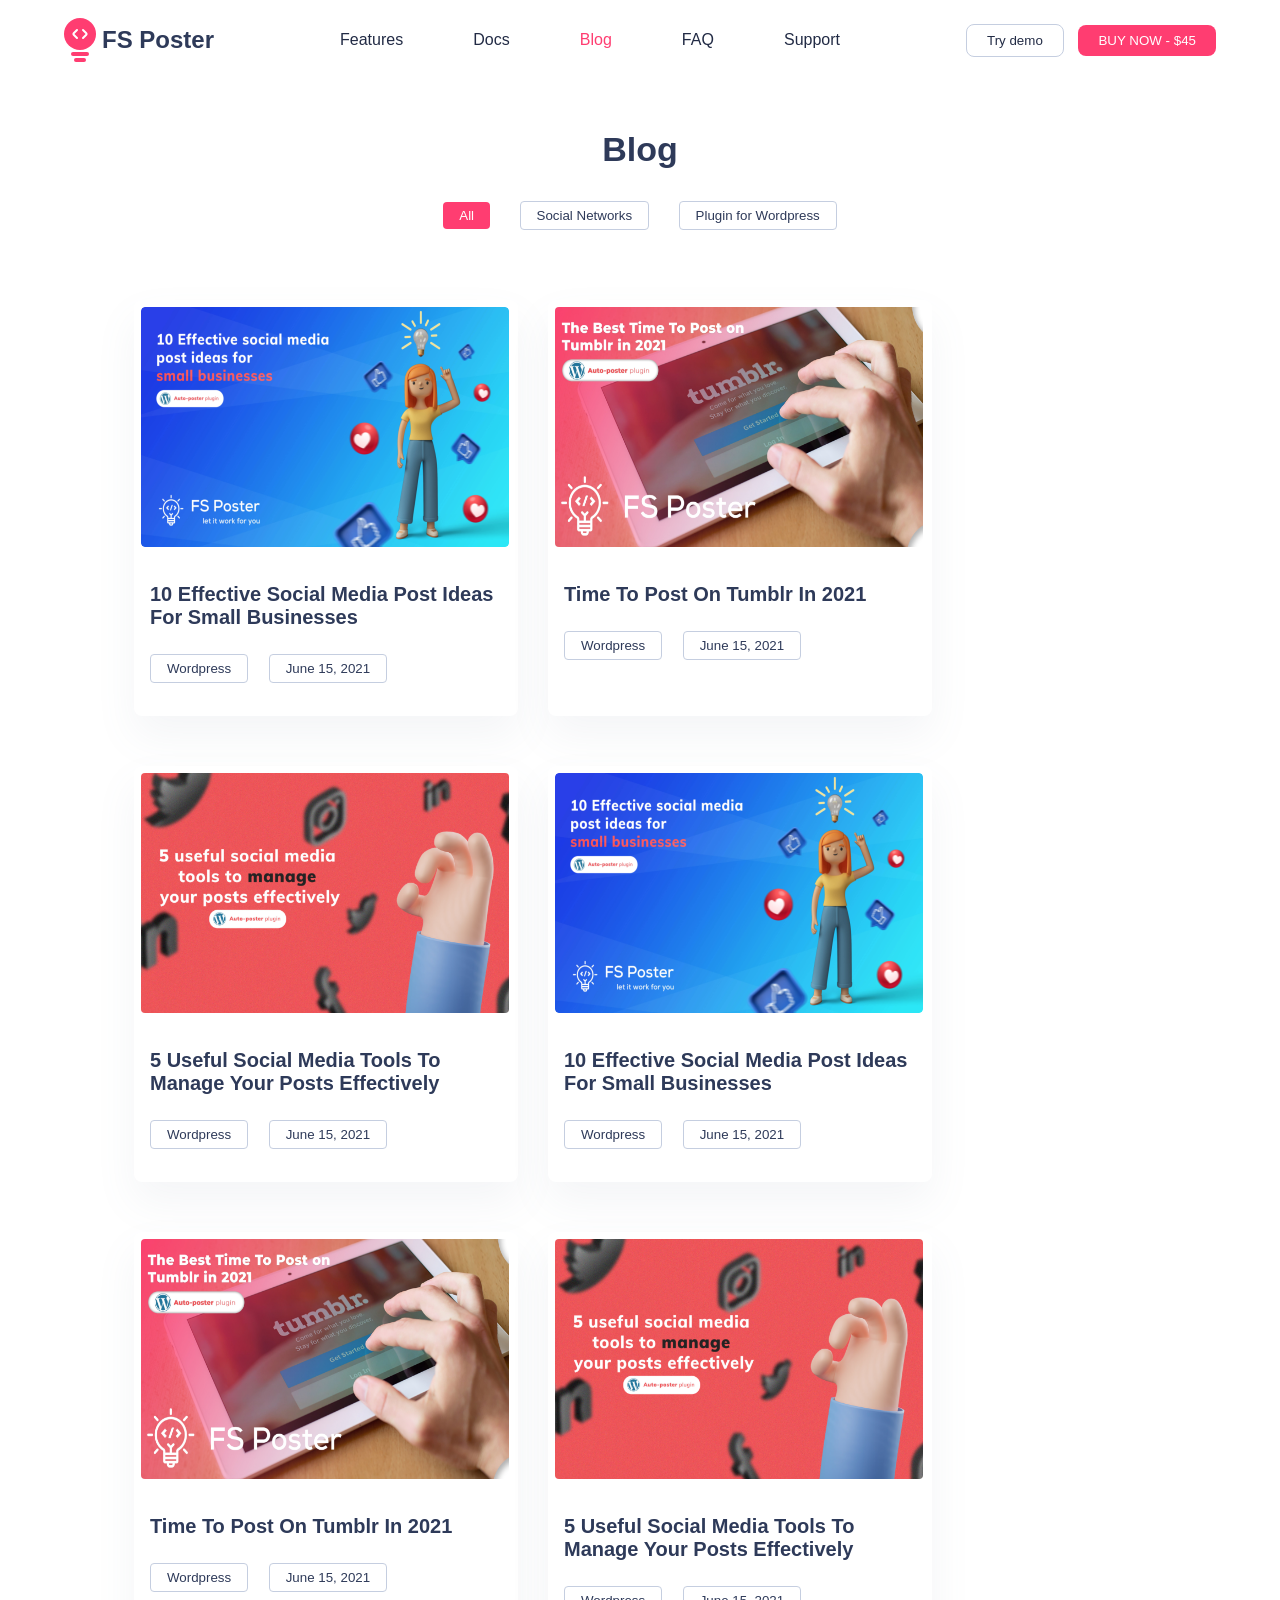
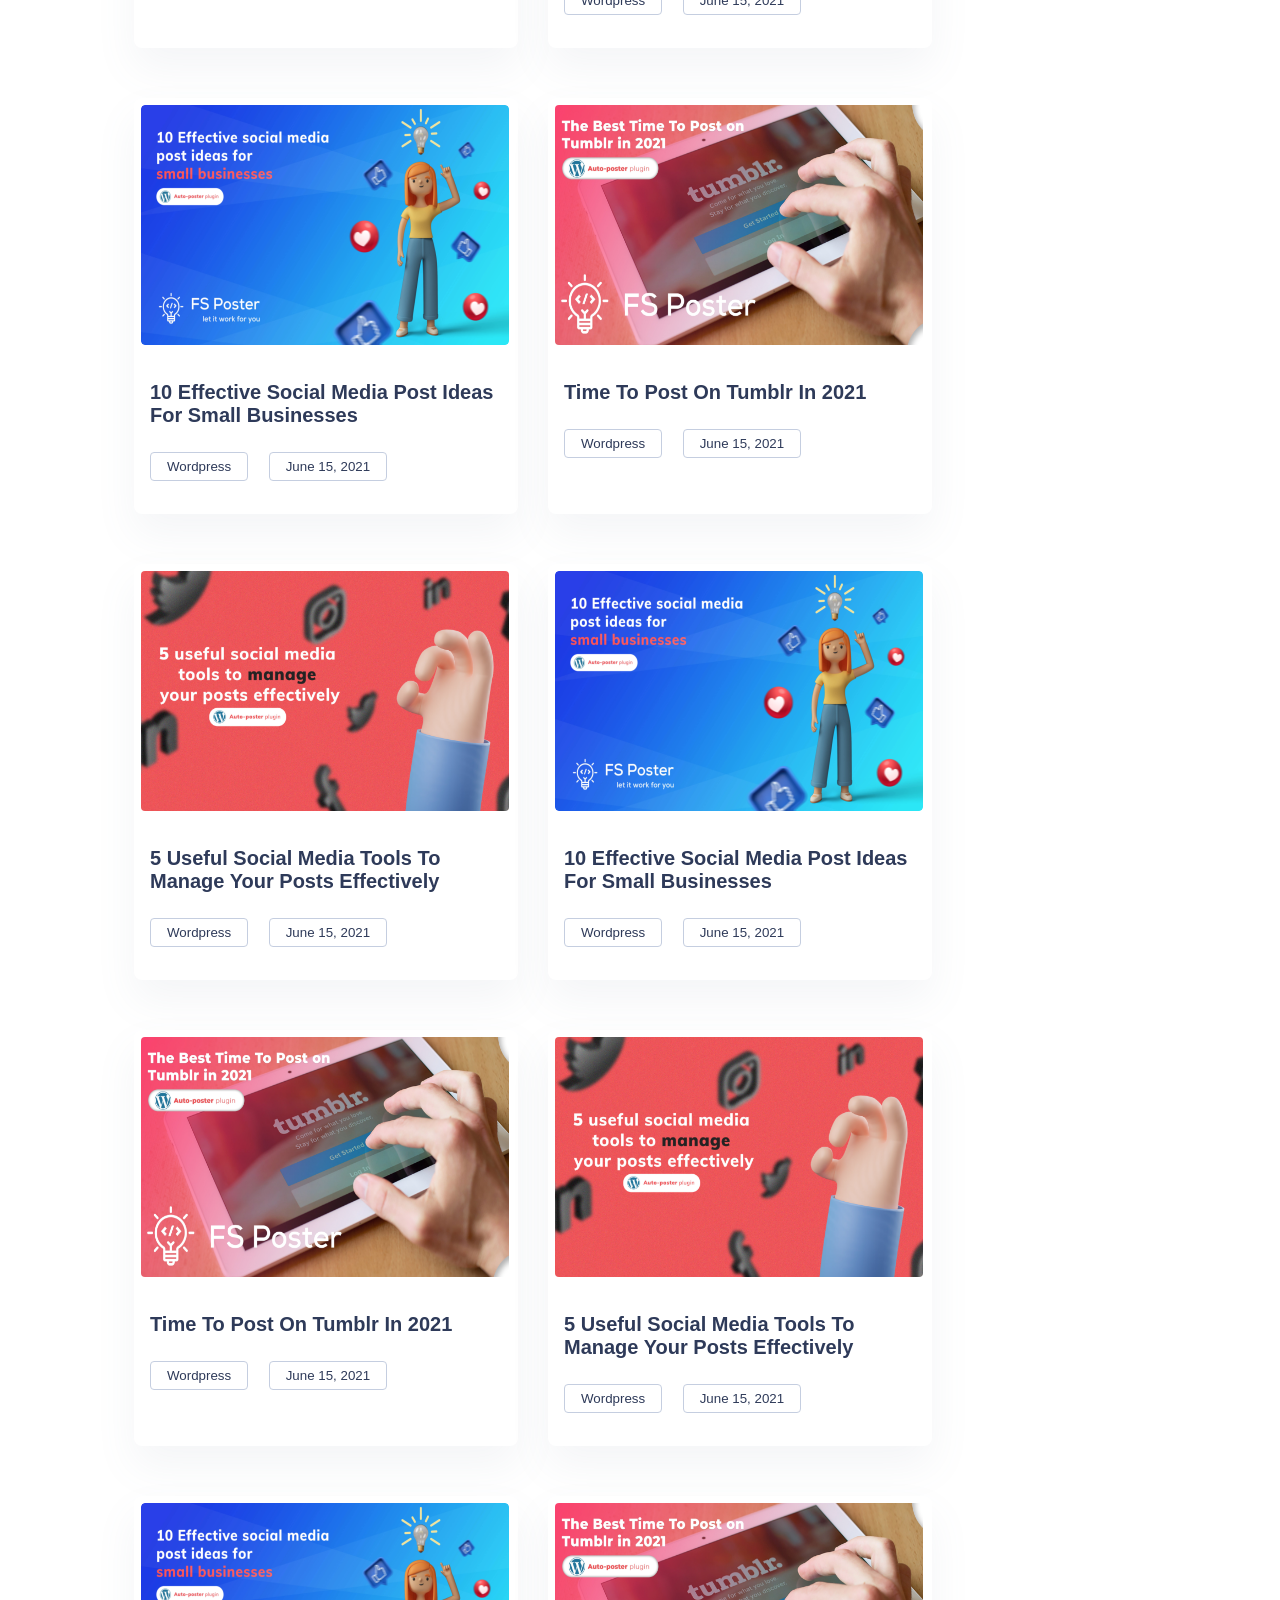
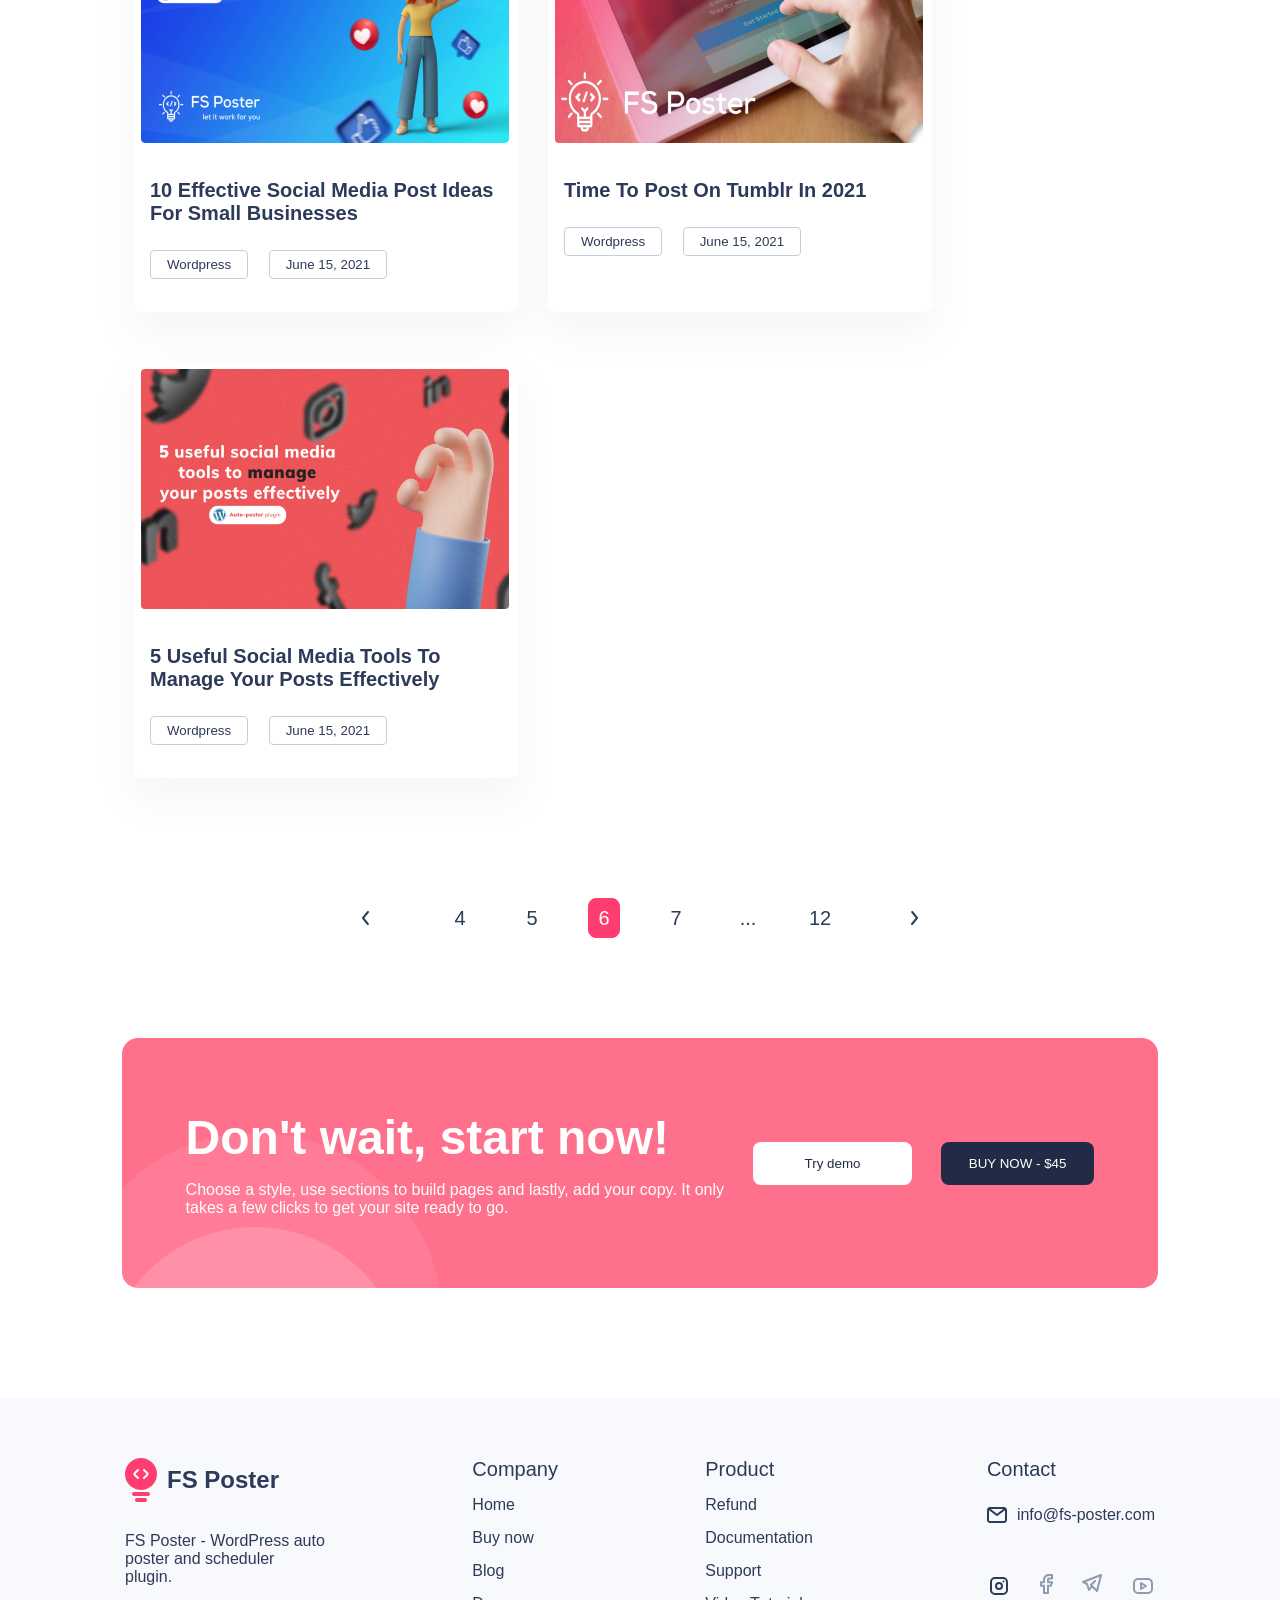
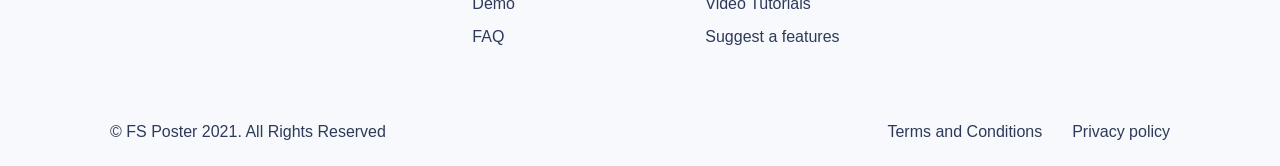
<file: index.html>
<!DOCTYPE html>
<html lang="en">
  <head>
    <meta charset="UTF-8" />
    <meta http-equiv="X-UA-Compatible" content="IE=edge" />
    <meta name="viewport" content="width=device-width, initial-scale=1.0" />
    <title>Blog</title>
    <link rel="stylesheet" href="./Blog/blog.css" />
    <link rel="shortcut icon" href="../Images/FS Poster icon.svg" type="image/x-icon">
  </head>
  <body>
    <div class="container">
      <header>
        <img src="../Images/burger-menu.svg" alt="Burger Menu" class="hidden"/>
        <div class="left-content">
          <img src="../Images/FS Poster icon.svg" alt="FS Poster icon" />
          <h2>FS Poster</h2>
        </div>
        <div class="center-content">
          <ul>
            <li><a href="../Blog Description/BlogDescription.html" target="_blank">Features</a></li>
            <li><a href="../Documentationn/documentation.html" target="_blank">Docs</a></li>
            <li><a href="#">Blog</a></li>
            <li><a href="../FAQ/FAQ.html" target="_blank">FAQ</a></li>
            <li><a href="../404Page/404Page.html" target="_blank">Support</a></li>
          </ul>
        </div>
        <img src="../Images/Search icon.svg" alt="Search icon" class="hidden"/>
        <div class="right-content">
          <button>Try demo</button>
          <button>BUY NOW - $45</button>
        </div>
      </header>
      <main>
        <div class="main-top">
          <h1>Blog</h1> 
          <div>
            <button>All</button>
            <button>Social Networks</button>
            <button>Plugin for Wordpress</button>
          </div>
        </div>
        <div class="main-bottom">
          <div class="card-1">
            <img
              src="../Images/10 Effective social media.svg"
              alt="10 Effective Social Media"
            />
            <div class="card-content">
              <h2>10 Effective Social Media Post Ideas For Small Businesses</h2>
              <div class="card-button">
                <button>Wordpress</button>
                <button>June 15, 2021</button>
              </div>
            </div>
          </div>
          <div class="card-2">
            <img
              src="../Images/The best time to post.svg"
              alt="The best time to post"
            />
            <div class="card-content">
              <h2>Time To Post On Tumblr In 2021</h2>
              <div class="card-button">
                <button>Wordpress</button>
                <button>June 15, 2021</button>
              </div>
            </div>
          </div>
          <div class="card-3">
            <img
              src="../Images/5 useful social media.svg"
              alt="5 Useful Social Media"
            />
            <div class="card-content">
              <h2>
                5 Useful Social Media Tools To Manage Your Posts Effectively
              </h2>
              <div class="card-button">
                <button>Wordpress</button>
                <button>June 15, 2021</button>
              </div>
            </div>
          </div>
          <div class="card-1">
            <img
              src="../Images/10 Effective social media.svg"
              alt="10 Effective Social Media"
            />
            <div class="card-content">
              <h2>10 Effective Social Media Post Ideas For Small Businesses</h2>
              <div class="card-button">
                <button>Wordpress</button>
                <button>June 15, 2021</button>
              </div>
            </div>
          </div>
          <div class="card-2">
            <img
              src="../Images/The best time to post.svg"
              alt="The best time to post"
            />
            <div class="card-content">
              <h2>Time To Post On Tumblr In 2021</h2>
              <div class="card-button">
                <button>Wordpress</button>
                <button>June 15, 2021</button>
              </div>
            </div>
          </div>
          <div class="card-3">
            <img
              src="../Images/5 useful social media.svg"
              alt="5 Useful Social Media"
            /> 
            <div class="card-content">
              <h2>
                5 Useful Social Media Tools To Manage Your Posts Effectively
              </h2>
              <div class="card-button">
                <button>Wordpress</button>
                <button>June 15, 2021</button>
              </div>
            </div>
          </div>
          <div class="card-1">
            <img
              src="../Images/10 Effective social media.svg"
              alt="10 Effective Social Media"
            />
            <div class="card-content">
              <h2>10 Effective Social Media Post Ideas For Small Businesses</h2>
              <div class="card-button">
                <button>Wordpress</button>
                <button>June 15, 2021</button>
              </div>
            </div>
          </div>
          <div class="card-2">
            <img
              src="../Images/The best time to post.svg"
              alt="The best time to post"
            />
            <div class="card-content">
              <h2>Time To Post On Tumblr In 2021</h2>
              <div class="card-button">
                <button>Wordpress</button>
                <button>June 15, 2021</button>
              </div>
            </div>
          </div>
          <div class="card-3">
            <img
              src="../Images/5 useful social media.svg"
              alt="5 Useful Social Media"
            />
            <div class="card-content">
              <h2>
                5 Useful Social Media Tools To Manage Your Posts Effectively
              </h2>
              <div class="card-button">
                <button>Wordpress</button>
                <button>June 15, 2021</button>
              </div>
            </div>
          </div>
          <div class="card-1">
            <img
              src="../Images/10 Effective social media.svg"
              alt="10 Effective Social Media"
            />
            <div class="card-content">
              <h2>10 Effective Social Media Post Ideas For Small Businesses</h2>
              <div class="card-button">
                <button>Wordpress</button>
                <button>June 15, 2021</button>
              </div>
            </div>
          </div>
          <div class="card-2">
            <img
              src="../Images/The best time to post.svg"
              alt="The best time to post"
            />
            <div class="card-content">
              <h2>Time To Post On Tumblr In 2021</h2>
              <div class="card-button">
                <button>Wordpress</button>
                <button>June 15, 2021</button>
              </div>
            </div>
          </div>
          <div class="card-3">
            <img
              src="../Images/5 useful social media.svg"
              alt="5 Useful Social Media"
            />
            <div class="card-content">
              <h2>
                5 Useful Social Media Tools To Manage Your Posts Effectively
              </h2>
              <div class="card-button">
                <button>Wordpress</button>
                <button>June 15, 2021</button>
              </div>
            </div>
          </div>
          <div class="card-1">
            <img
              src="../Images/10 Effective social media.svg"
              alt="10 Effective Social Media"
            />
            <div class="card-content">
              <h2>10 Effective Social Media Post Ideas For Small Businesses</h2>
              <div class="card-button">
                <button>Wordpress</button>
                <button>June 15, 2021</button>
              </div>
            </div>
          </div>
          <div class="card-2">
            <img
              src="../Images/The best time to post.svg"
              alt="The best time to post"
            />
            <div class="card-content">
              <h2>Time To Post On Tumblr In 2021</h2>
              <div class="card-button">
                <button>Wordpress</button>
                <button>June 15, 2021</button>
              </div>
            </div>
          </div>
          <div class="card-3">
            <img
              src="../Images/5 useful social media.svg"
              alt="5 Useful Social Media"
            />
            <div class="card-content">
              <h2>
                5 Useful Social Media Tools To Manage Your Posts Effectively
              </h2>
              <div class="card-button">
                <button>Wordpress</button>
                <button>June 15, 2021</button>
              </div> 
            </div>
          </div>
        </div>
        <div class="Main-bottom">
          <img src="../Images/left.svg" alt="left-icon">
          <button>4</button>
          <button>5</button>
          <button>6</button>
          <button>7</button>
          <button>...</button>
          <button>12</button>
          <img src="../Images/right.svg" alt="right-icon">
  
      </div>
        <div class="main-card">
          <div class="main-card-left">
            <h2>Don't wait, start now!</h2>
            <p>
              Choose a style, use sections to build pages and lastly, add your
              copy. It only takes a few clicks to get your site ready to go.
            </p>
          </div>
          <div class="main-card-buttons">
            <button>Try demo</button>
            <button>BUY NOW - $45</button>
          </div>
          <img
            src="../Images/Ellipse little.svg"
            alt="Ellipse little"
            class="img-1"
          />
          <img
            src="../Images/Ellipse Big.svg"
            alt="Ellipse Big"
            class="img-2"
          />
        </div>
      </main>
    </div>

    <footer>
      <div class="page-about">
        <div class="logo">
          <img src="../Images/FS Poster icon.svg" alt="FS Poster">
          <h3>FS Poster</h3>
        </div>
        <p>FS Poster - WordPress auto poster and scheduler plugin.</p>
      </div>
      <div class="company-list">
        <p>Company</p>
        <ul>
          <li>Home</li>
          <li>Buy now</li>
          <li>Blog</li>
          <li>Demo</li>
          <li>FAQ</li>
        </ul>
      </div>
      <div class="product-list">
        <p>Product</p>
        <ul>
          <li>Refund</li>
          <li>Documentation</li>
          <li>Support</li>
          <li>Video Tutorials</li>
          <li>Suggest a features</li>
        </ul>
      </div>
      <div class="contact-section">
        <p>Contact</p>
        <div class="mail-info">
          <img src="../Images/Icon mail.svg" alt="Mail icon">
          <p>info@fs-poster.com</p>
        </div>
        <div class="social-media">
          <a href="#"><img src="../Images/Instagram.svg" alt="Instagram icon"></a>
          <a href="#"><img src="../Images/Facebook.svg" alt="Facebook icon"></a>
          <a href="#"><img src="../Images/Telegram.svg" alt="Telegram icon"></a>
          <a href="#"><img src="../Images/youtube.svg" alt="Youtube icon"></a>
        </div>
      </div>
    </footer>
    <div class="footer-bottom">
        <p>© FS Poster 2021. All Rights Reserved</p>
        <div>
          <p>Terms and Conditions</p>
          <p>Privacy policy</p>
        </div>
    </div>
  </body>
</html>
</file>
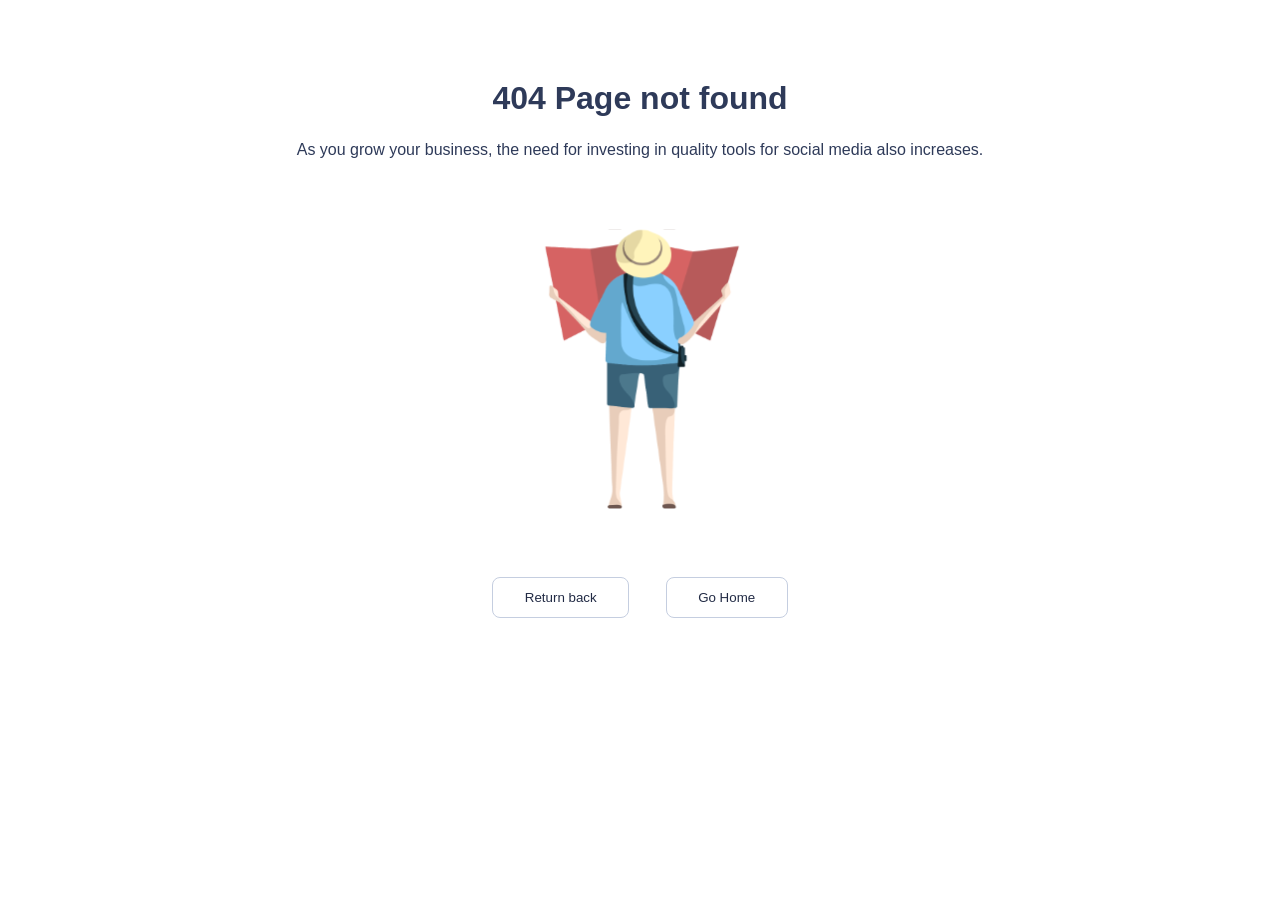
<file: 404Page/404Page.html>
<!DOCTYPE html>
<html lang="en">
  <head>
    <meta charset="UTF-8" />
    <meta http-equiv="X-UA-Compatible" content="IE=edge" />
    <meta name="viewport" content="width=device-width, initial-scale=1.0" />
    <title>404 Page</title>
    <link rel="stylesheet" href="./404Page.css" />
    <link
      rel="shortcut icon"
      href="../Images/FS Poster icon.svg"
      type="image/x-icon"
    />
  </head> 
  <body>
    <header>
      <h1>404 Page not found</h1>
      <p>
        As you grow your business, the need for investing in quality tools for
        social media also increases.
      </p>
    </header>
    <main>
      <img src="../Images/404 Page man.svg" alt="404 Page man" />
    </main>
    <footer>
      <button>
        <a href="../index.html" target="_blank">Return back</a> 
      </button>
      <button><a href="../blog.html"> Go Home</a></button>
    </footer>
  </body>
</html>
</file>
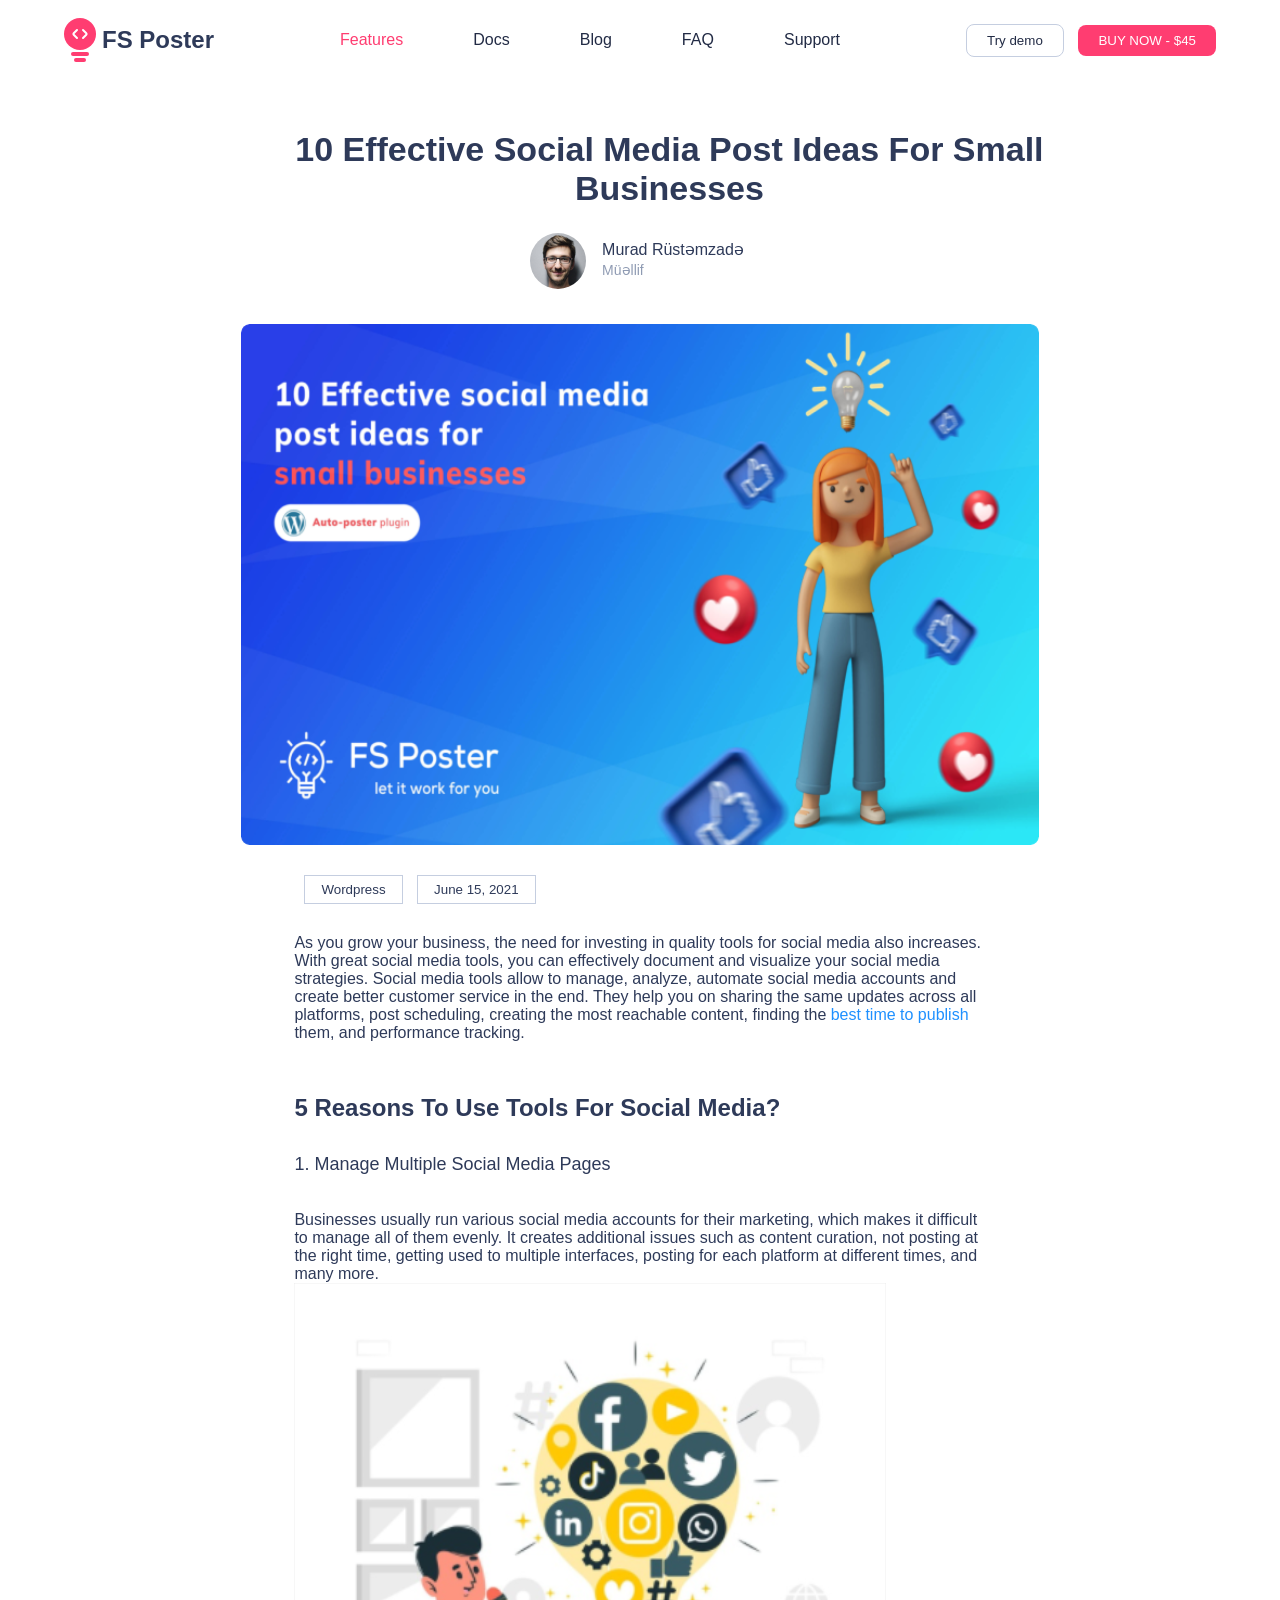
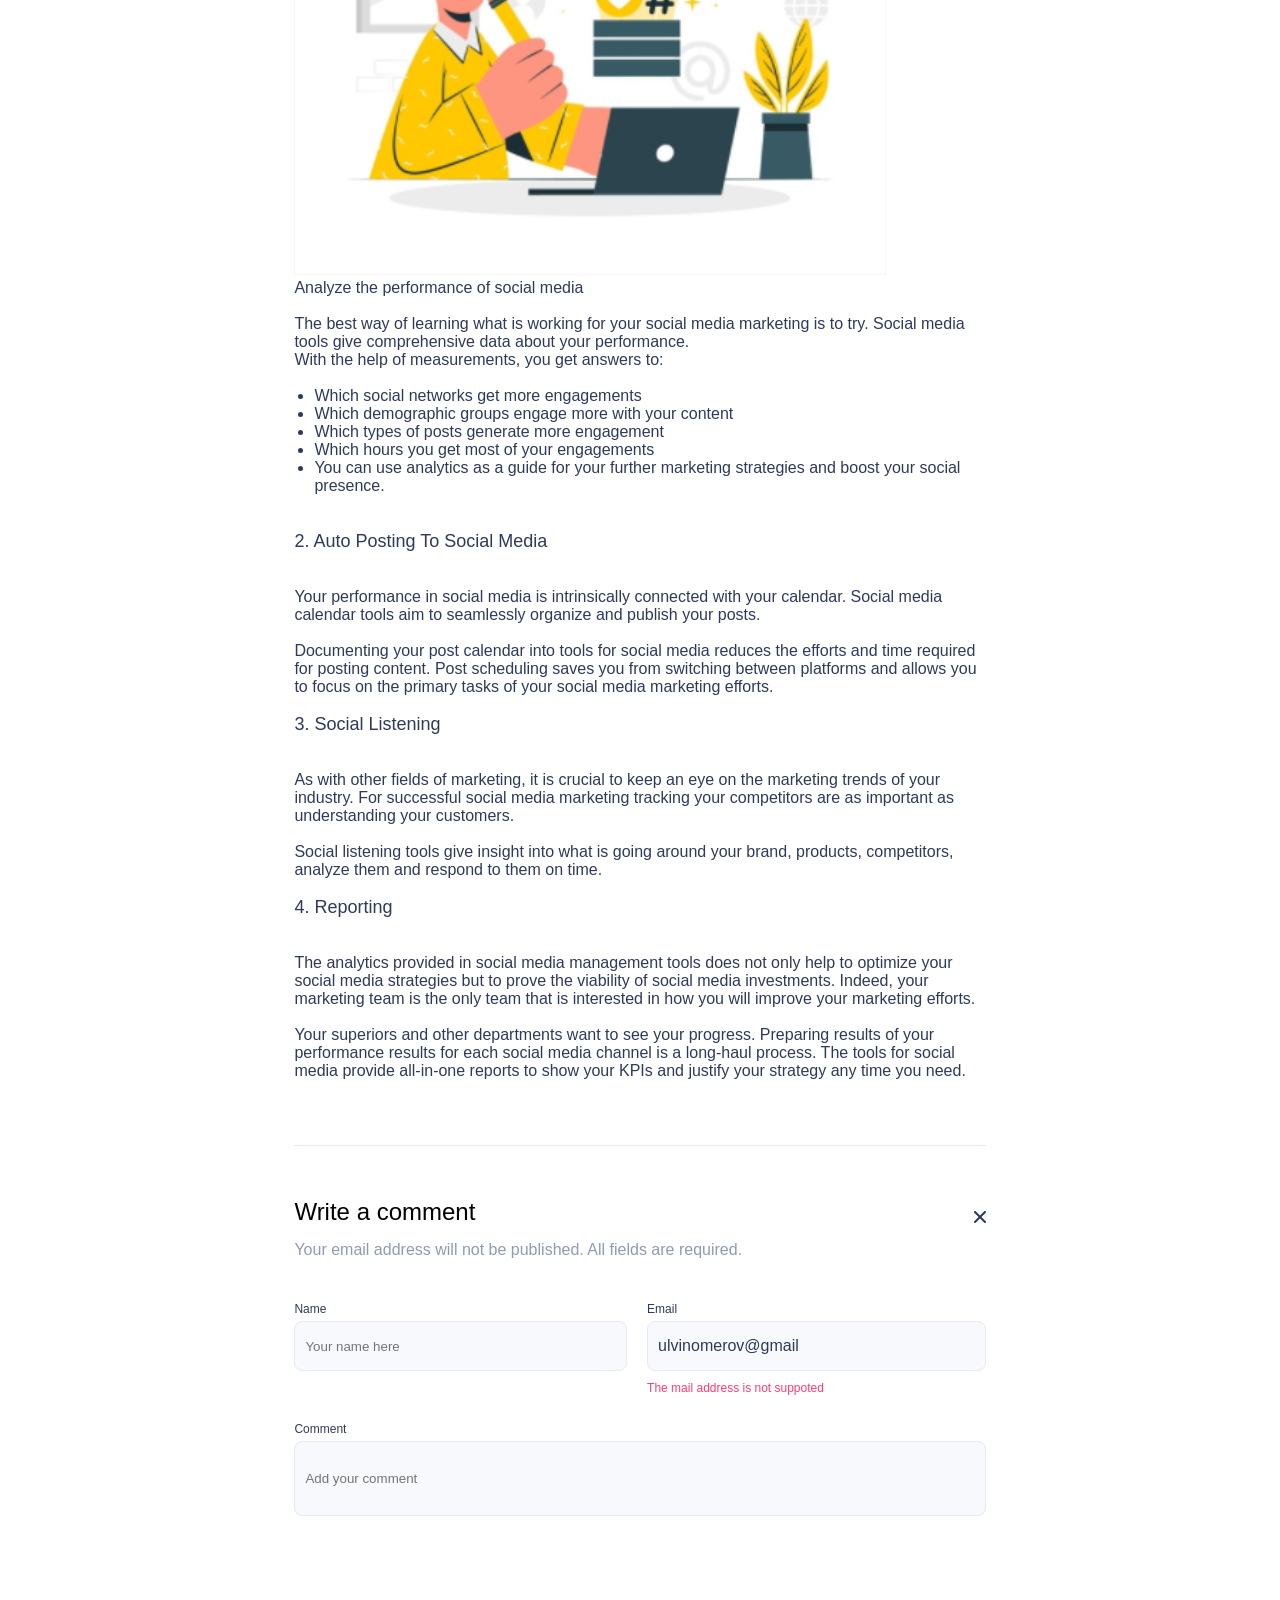
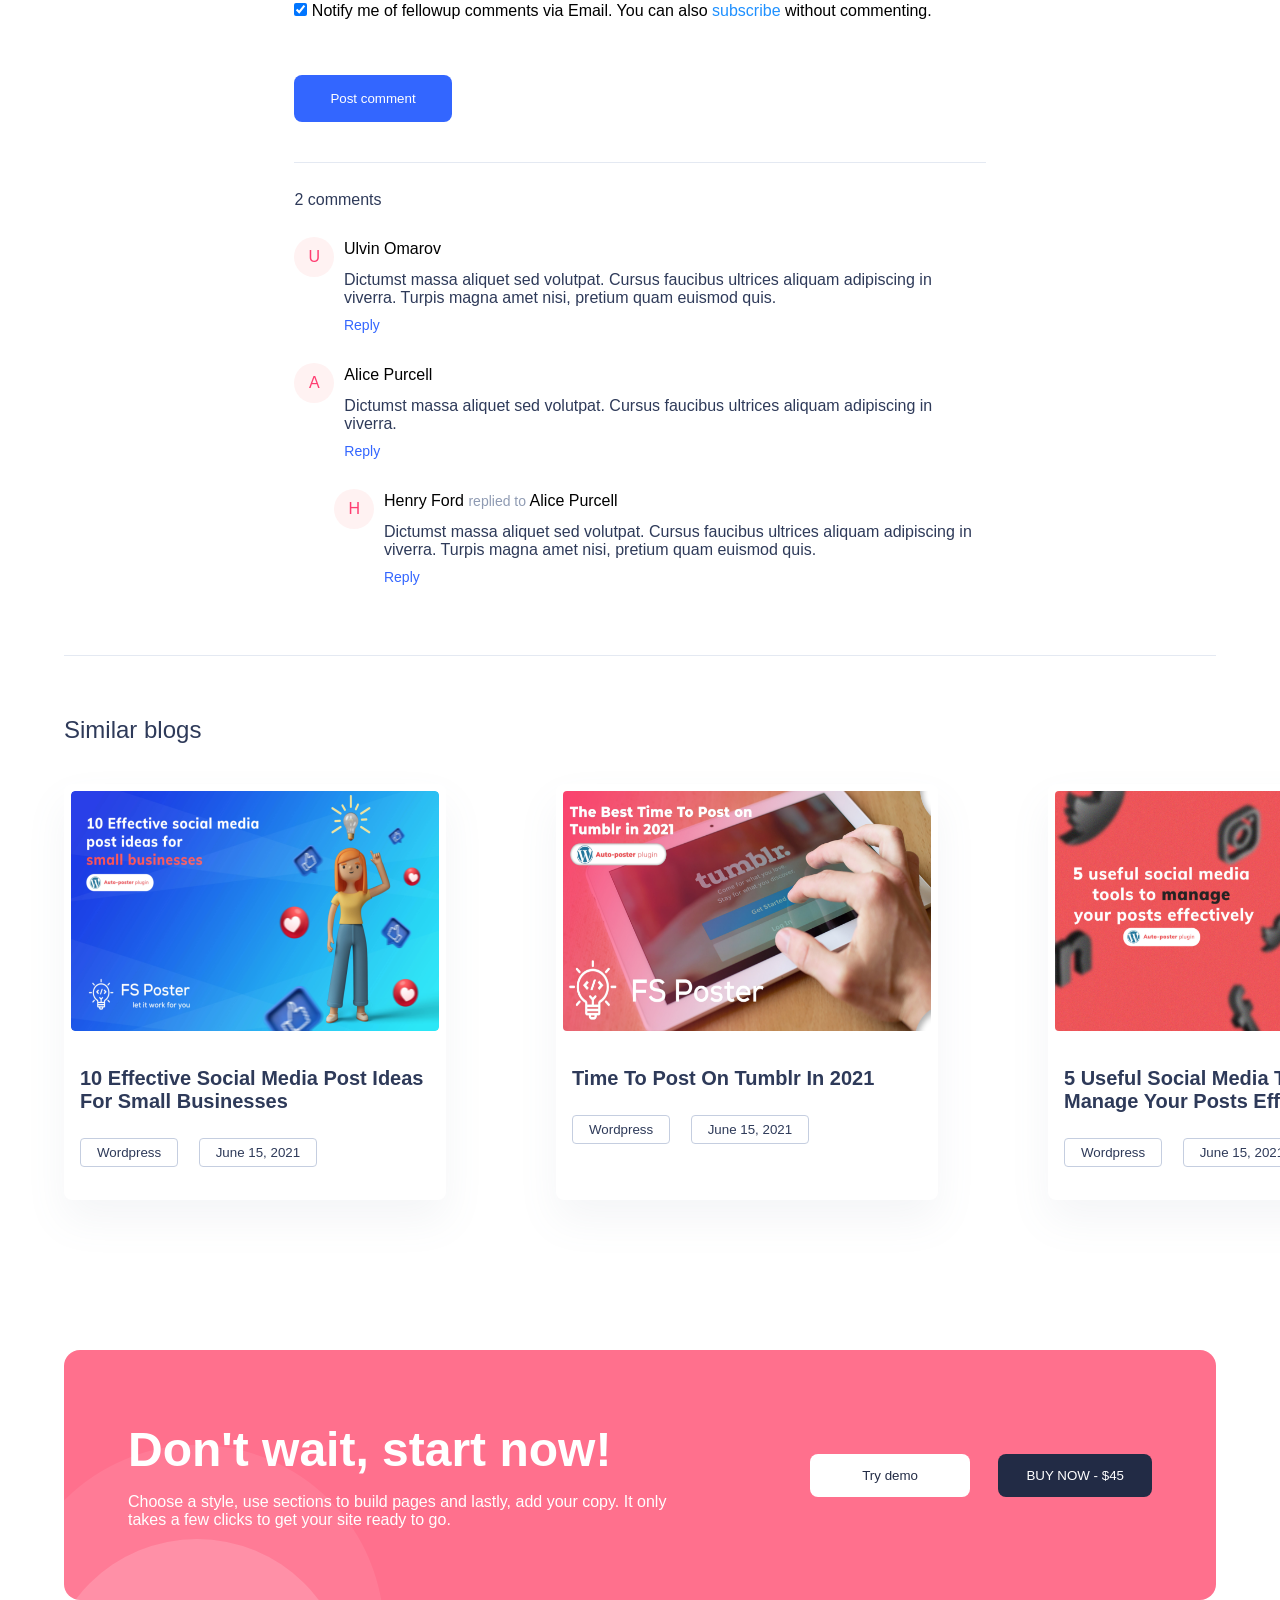
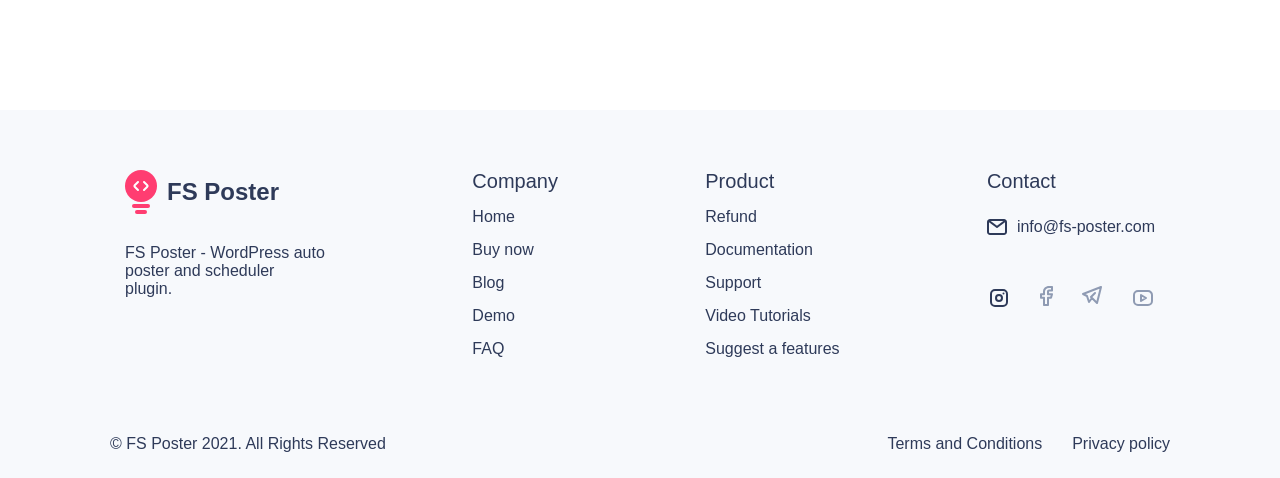
<file: Blog Description/BlogDescription.html>
<!DOCTYPE html> 
<html lang="en">
  <head>
    <meta charset="UTF-8" />
    <meta http-equiv="X-UA-Compatible" content="IE=edge" />
    <meta name="viewport" content="width=device-width, initial-scale=1.0" />
    <link rel="stylesheet" href="./BlogDescription.css" />
    <link
      rel="shortcut icon"
      href="../Images/FS Poster icon.svg"
      type="image/x-icon"
    />
    <title>Blog Description</title>
  </head>
  <body>
    <div class="container">
      <header>
        <img src="../Images/burger-menu.svg" alt="Burger Menu" class="hidden"/>
        <div class="left-content">
          <img src="../Images/FS Poster icon.svg" alt="FS Poster icon" />
          <h2>FS Poster</h2>
        </div>
        <div class="center-content">
          <ul>
            <li><a href="#">Features</a></li>
            <li>
              <a href="../Documentationn/documentation.html" target="_blank"
                >Docs</a
              >
            </li>
            <li><a href="../index.html" target="_blank">Blog</a></li>
            <li><a href="../FAQ/FAQ.html" target="_blank">FAQ</a></li>
            <li>
              <a href="../404Page/404Page.html" target="_blank">Support</a>
            </li>
          </ul>
        </div>
        <img src="../Images/Search icon.svg" alt="Search icon" class="hidden"/>
        <div class="right-content">
          <button>Try demo</button>
          <button>BUY NOW - $45</button>
        </div>
      </header>
      <main>
        <h2>10 Effective Social Media Post Ideas For Small Businesses</h2>
        <div class="author">
          <img src="../Images/Murad.svg" alt="Murad's photo" />
          <div class="author-content">
            <h2>Murad Rüstəmzadə</h2>
            <p>Müəllif</p>
          </div>
        </div>
        <div class="main-image">
          <img
            src="../Images/10 Effective social media.svg"
            alt="10 Effective social media"
          />
        </div>
        <div class="main-button">
          <button>Wordpress</button>
          <button>June 15, 2021</button>
        </div>
        <div class="main-description">
          <p>
            As you grow your business, the need for investing in quality tools
            for social media also increases. With great social media tools, you
            can effectively document and visualize your social media strategies.
            Social media tools allow to manage, analyze, automate social media
            accounts and create better customer service in the end. They help
            you on sharing the same updates across all platforms, post
            scheduling, creating the most reachable content, finding the
            <span>best time to publish</span> them, and performance tracking.
          </p>
          <h2> 5 Reasons To Use Tools For Social Media?</h2>
          <h3> 1. Manage Multiple Social Media Pages</h3>
          <br />
          <br />
          <p>
            Businesses usually run various social media accounts for their
            marketing, which makes it difficult to manage all of them evenly. It
            creates additional issues such as content curation, not posting at
            the right time, getting used to multiple interfaces, posting for
            each platform at different times, and many more.
          </p>
          <img src="../Images/Man with Pen.svg" alt="Man with Pen" class="image"/>
          <p>
            Analyze the performance of social media <br />
            <br />
            The best way of learning what is working for your social media
            marketing is to try. Social media tools give comprehensive data
            about your performance. <br />
            With the help of measurements, you get answers to: <br />
            <br />
          </p>
          <ul>
            <li>Which social networks get more engagements</li>
            <li>Which demographic groups engage more with your content</li>
            <li>Which types of posts generate more engagement</li>
            <li>Which hours you get most of your engagements</li>
            <li>
              You can use analytics as a guide for your further marketing
              strategies and boost your social presence.
            </li>
          </ul>
          <br />
          <br />
          <h3> 2. Auto Posting To Social Media</h3>
          <br />
          <br />
          <p>
            Your performance in social media is intrinsically connected with
            your calendar. Social media calendar tools aim to seamlessly
            organize and publish your posts. <br />
            <br />
            Documenting your post calendar into tools for social media reduces
            the efforts and time required for posting content. Post scheduling
            saves you from switching between platforms and allows you to focus
            on the primary tasks of your social media marketing efforts. <br />
            <br />
          </p>
          <h3> 3. Social Listening</h3>
          <br />
          <br />
          <p>
            As with other fields of marketing, it is crucial to keep an eye on
            the marketing trends of your industry. For successful social media
            marketing tracking your competitors are as important as
            understanding your customers. <br />
            <br />
            Social listening tools give insight into what is going around your
            brand, products, competitors, analyze them and respond to them on
            time. <br />
            <br />
          </p>
          <h3>4. Reporting</h3>
          <br />
          <br />
          <p>
            The analytics provided in social media management tools does not
            only help to optimize your social media strategies but to prove the
            viability of social media investments. Indeed, your marketing team
            is the only team that is interested in how you will improve your
            marketing efforts. <br />
            <br />
            Your superiors and other departments want to see your progress.
            Preparing results of your performance results for each social media
            channel is a long-haul process. The tools for social media provide
            all-in-one reports to show your KPIs and justify your strategy any
            time you need.
          </p>
        </div>

        <div class="main-form">
          <div class="write-comment">
            <div>
              <h3>Write a comment</h3>
              <img src="../Images/X.svg" alt="X image" />
            </div>
            <p>
              Your email address will not be published. All fields are required.
            </p>
          </div>
          <div class="form">
            <div class="form-left">
              <label>Name</label>
              <input type="text" name="" id="" placeholder="Your name here" />
            </div>
            <div class="form-right">
              <label>Email</label>
              <input type="text" placeholder="ulvinomerov@gmail" />
              <p>The mail address is not suppoted</p>
            </div>
            <div class="form-bottom">
              <label>Comment</label>
              <input type="text" placeholder="Add your comment" />
            </div>
          </div>
          <div class="subscribe">
            <input type="checkbox" checked="checked" />
            <label
              >Notify me of fellowup comments via Email. You can also
              <span>subscribe</span> without commenting.</label
            >
          </div>
          <button>Post comment</button>

        </div>
        <div class="main-comment-section">
          <p>2 comments</p>
          <div class="comment-line">
            <div class="avatar">U</div>
            <div>
              <h4>Ulvin Omarov</h4>
              <p>
                Dictumst massa aliquet sed volutpat. Cursus faucibus ultrices
                aliquam adipiscing in viverra. Turpis magna amet nisi, pretium
                quam euismod quis.
              </p>
              <span>Reply</span>
            </div>
          </div>
          <div class="comment-line">
            <div class="avatar">A</div>
            <div>
              <h4>Alice Purcell</h4>
              <p>
                Dictumst massa aliquet sed volutpat. Cursus faucibus ultrices
                aliquam adipiscing in viverra.
              </p>
              <span>Reply</span>
            </div>
          </div>
          <div class="comment-line">
            <div class="avatar">H</div>
            <div>
              <h4>Henry Ford <span>replied to</span> Alice Purcell</h4>
              <p>
                Dictumst massa aliquet sed volutpat. Cursus faucibus ultrices
                aliquam adipiscing in viverra. Turpis magna amet nisi, pretium
                quam euismod quis.
              </p>
              <span>Reply</span>
            </div>
          </div>
        </div>
      </main>
      <div class="Similar-Blogs">Similar blogs</div>
      <div class="Similar-Blogs-description">
        <div class="card-1">
          <img
            src="../Images/10 Effective social media.svg"
            alt="10 Effective Social Media"
          />
          <div class="card-content">
            <h2>10 Effective Social Media Post Ideas For Small Businesses</h2>
            <div class="card-button">
              <button>Wordpress</button>
              <button>June 15, 2021</button>
            </div>
          </div>
        </div>
        <div class="card-2">
          <img
            src="../Images/The best time to post.svg"
            alt="The best time to post"
          />
          <div class="card-content">
            <h2>Time To Post On Tumblr In 2021</h2>
            <div class="card-button">
              <button>Wordpress</button>
              <button>June 15, 2021</button>
            </div>
          </div>
        </div>
        <div class="card-3">
          <img
            src="../Images/5 useful social media.svg"
            alt="5 Useful Social Media"
          />
          <div class="card-content">
            <h2>
              5 Useful Social Media Tools To Manage Your Posts Effectively
            </h2>
            <div class="card-button">
              <button>Wordpress</button>
              <button>June 15, 2021</button>
            </div>
          </div>
        </div>
      </div>
    </div>

    <div class="main-card">
      <div class="main-card-left">
        <h2>Don't wait, start now!</h2>
        <p>
          Choose a style, use sections to build pages and lastly, add your copy.
          It only takes a few clicks to get your site ready to go.
        </p>
      </div>
      <div class="main-card-buttons">
        <button>Try demo</button>
        <button>BUY NOW - $45</button>
      </div>
      <img
        src="../Images/Ellipse little.svg"
        alt="Ellipse little"
        class="img-1"
      />
      <img src="../Images/Ellipse Big.svg" alt="Ellipse Big" class="img-2" />
    </div>
    <footer>
      <div class="page-about">
        <div class="logo">
          <img src="../Images/FS Poster icon.svg" alt="FS Poster" />
          <h3>FS Poster</h3>
        </div>
        <p>FS Poster - WordPress auto poster and scheduler plugin.</p>
      </div>
      <div class="company-list">
        <p>Company</p>
        <ul>
          <li>Home</li>
          <li>Buy now</li>
          <li>Blog</li>
          <li>Demo</li>
          <li>FAQ</li>
        </ul>
      </div>
      <div class="product-list">
        <p>Product</p>
        <ul>
          <li>Refund</li>
          <li>Documentation</li>
          <li>Support</li>
          <li>Video Tutorials</li>
          <li>Suggest a features</li>
        </ul>
      </div>
      <div class="contact-section">
        <p>Contact</p>
        <div class="mail-info">
          <img src="../Images/Icon mail.svg" alt="Mail icon" />
          <p>info@fs-poster.com</p>
        </div>
        <div class="social-media">
          <a href="#"
            ><img src="../Images/Instagram.svg" alt="Instagram icon"
          /></a>
          <a href="#"
            ><img src="../Images/Facebook.svg" alt="Facebook icon"
          /></a>
          <a href="#"
            ><img src="../Images/Telegram.svg" alt="Telegram icon"
          /></a>
          <a href="#"><img src="../Images/youtube.svg" alt="Youtube icon" /></a>
        </div>
      </div>
    </footer>
    <div class="footer-bottom">
      <p>© FS Poster 2021. All Rights Reserved</p>
      <div>
        <p>Terms and Conditions</p>
        <p>Privacy policy</p>
      </div>
    </div>
  </body>
</html>
</file>
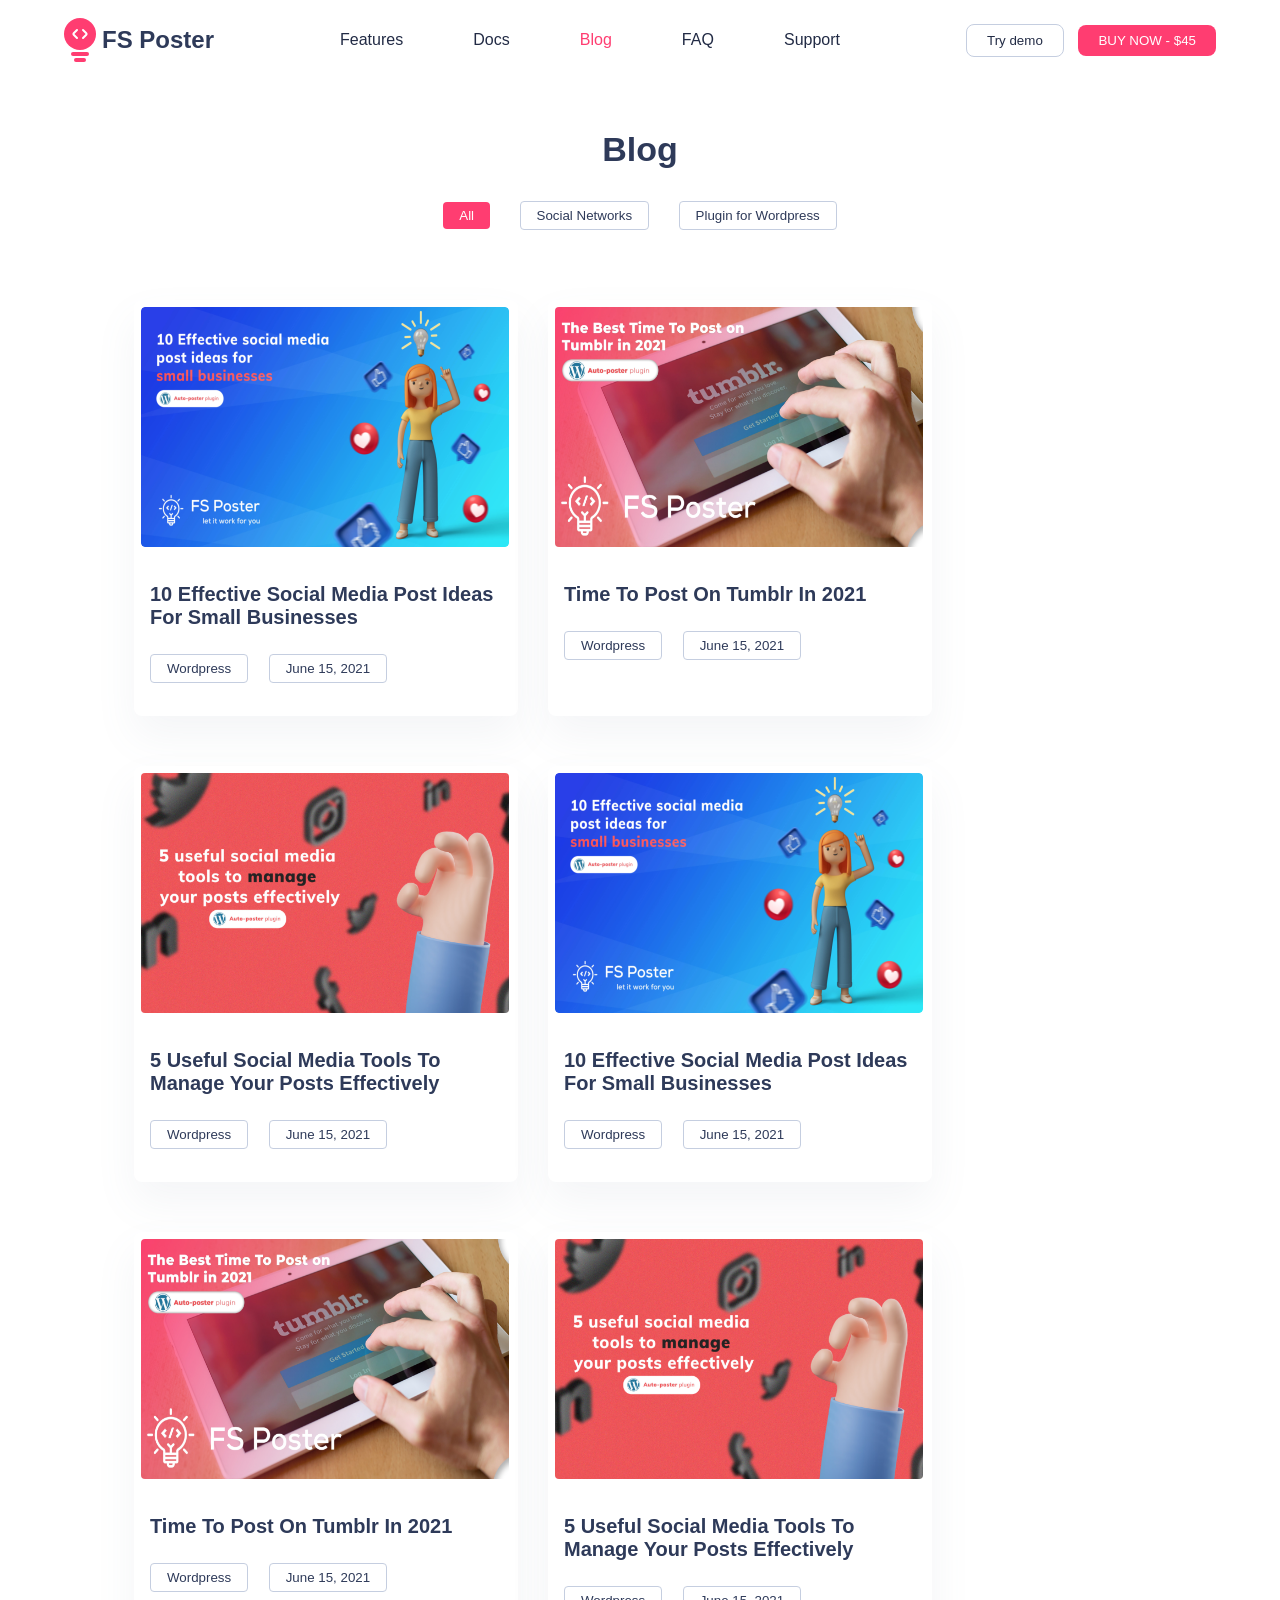
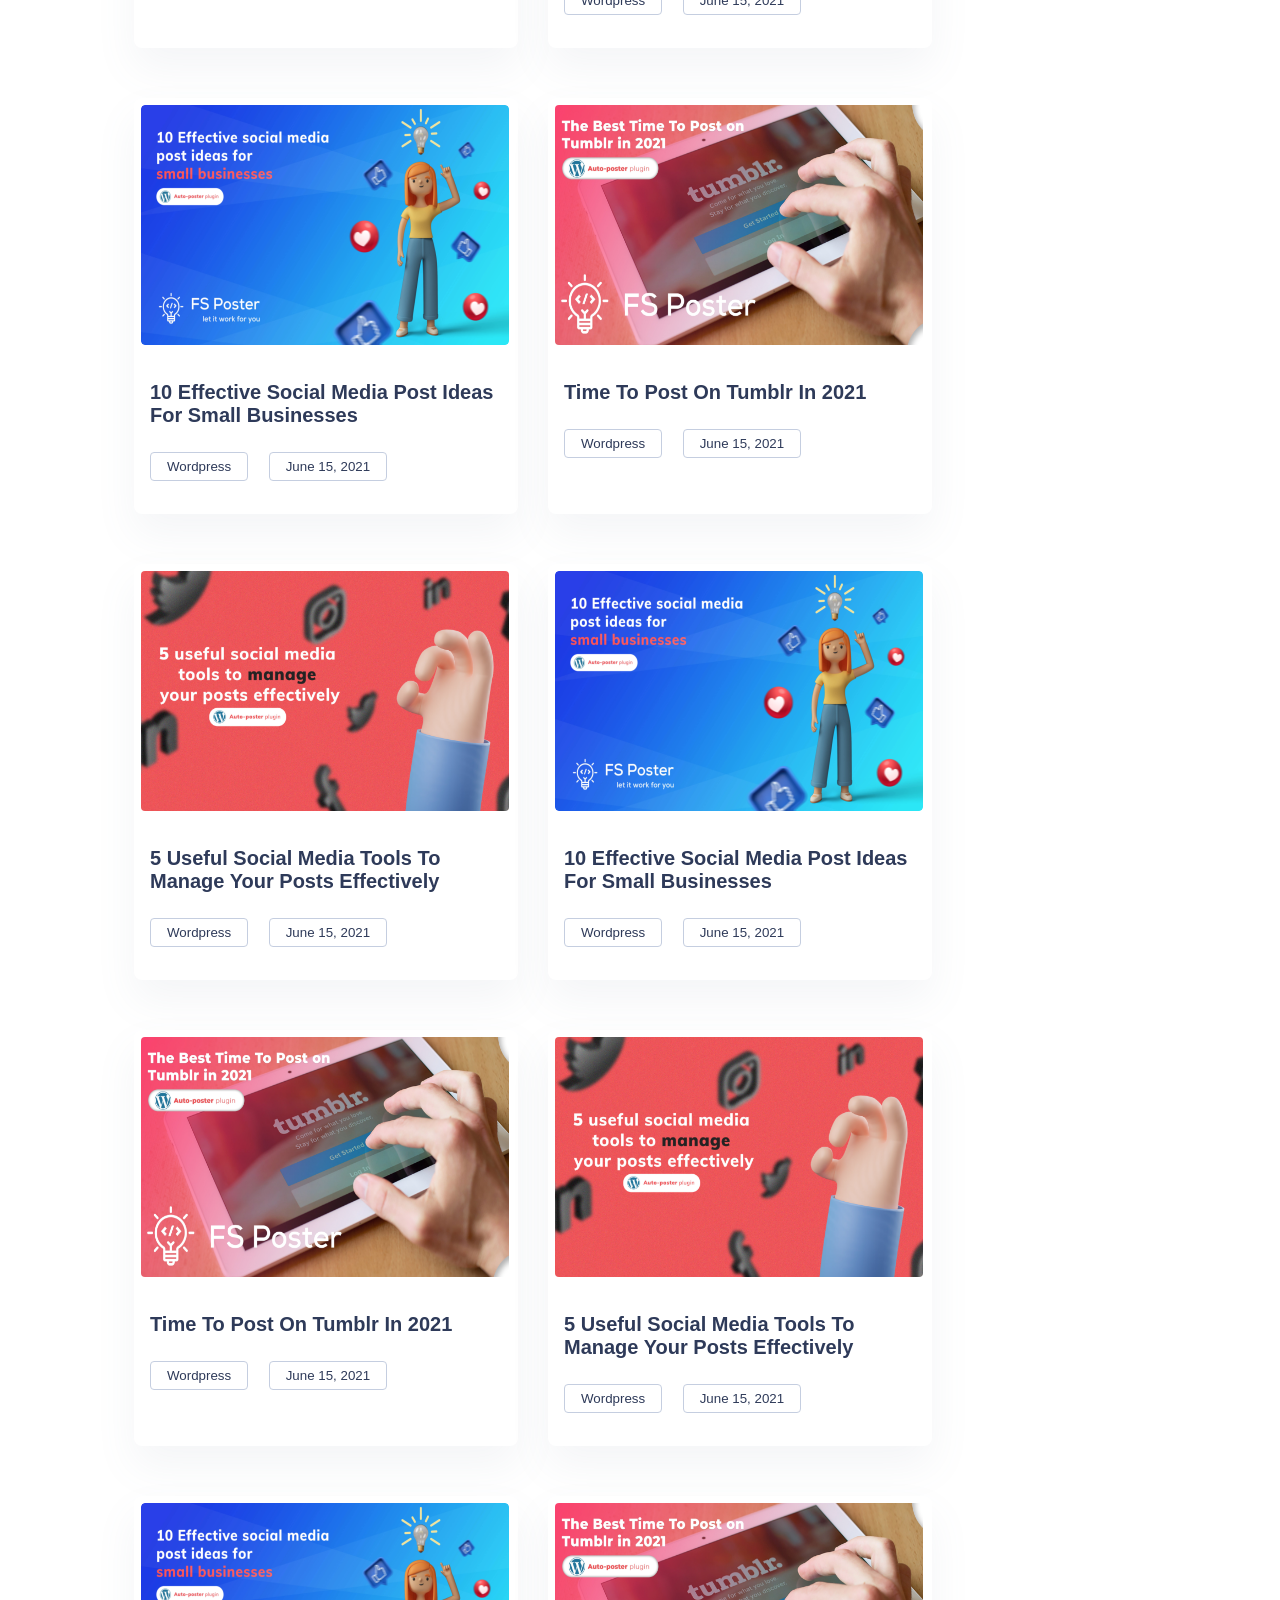
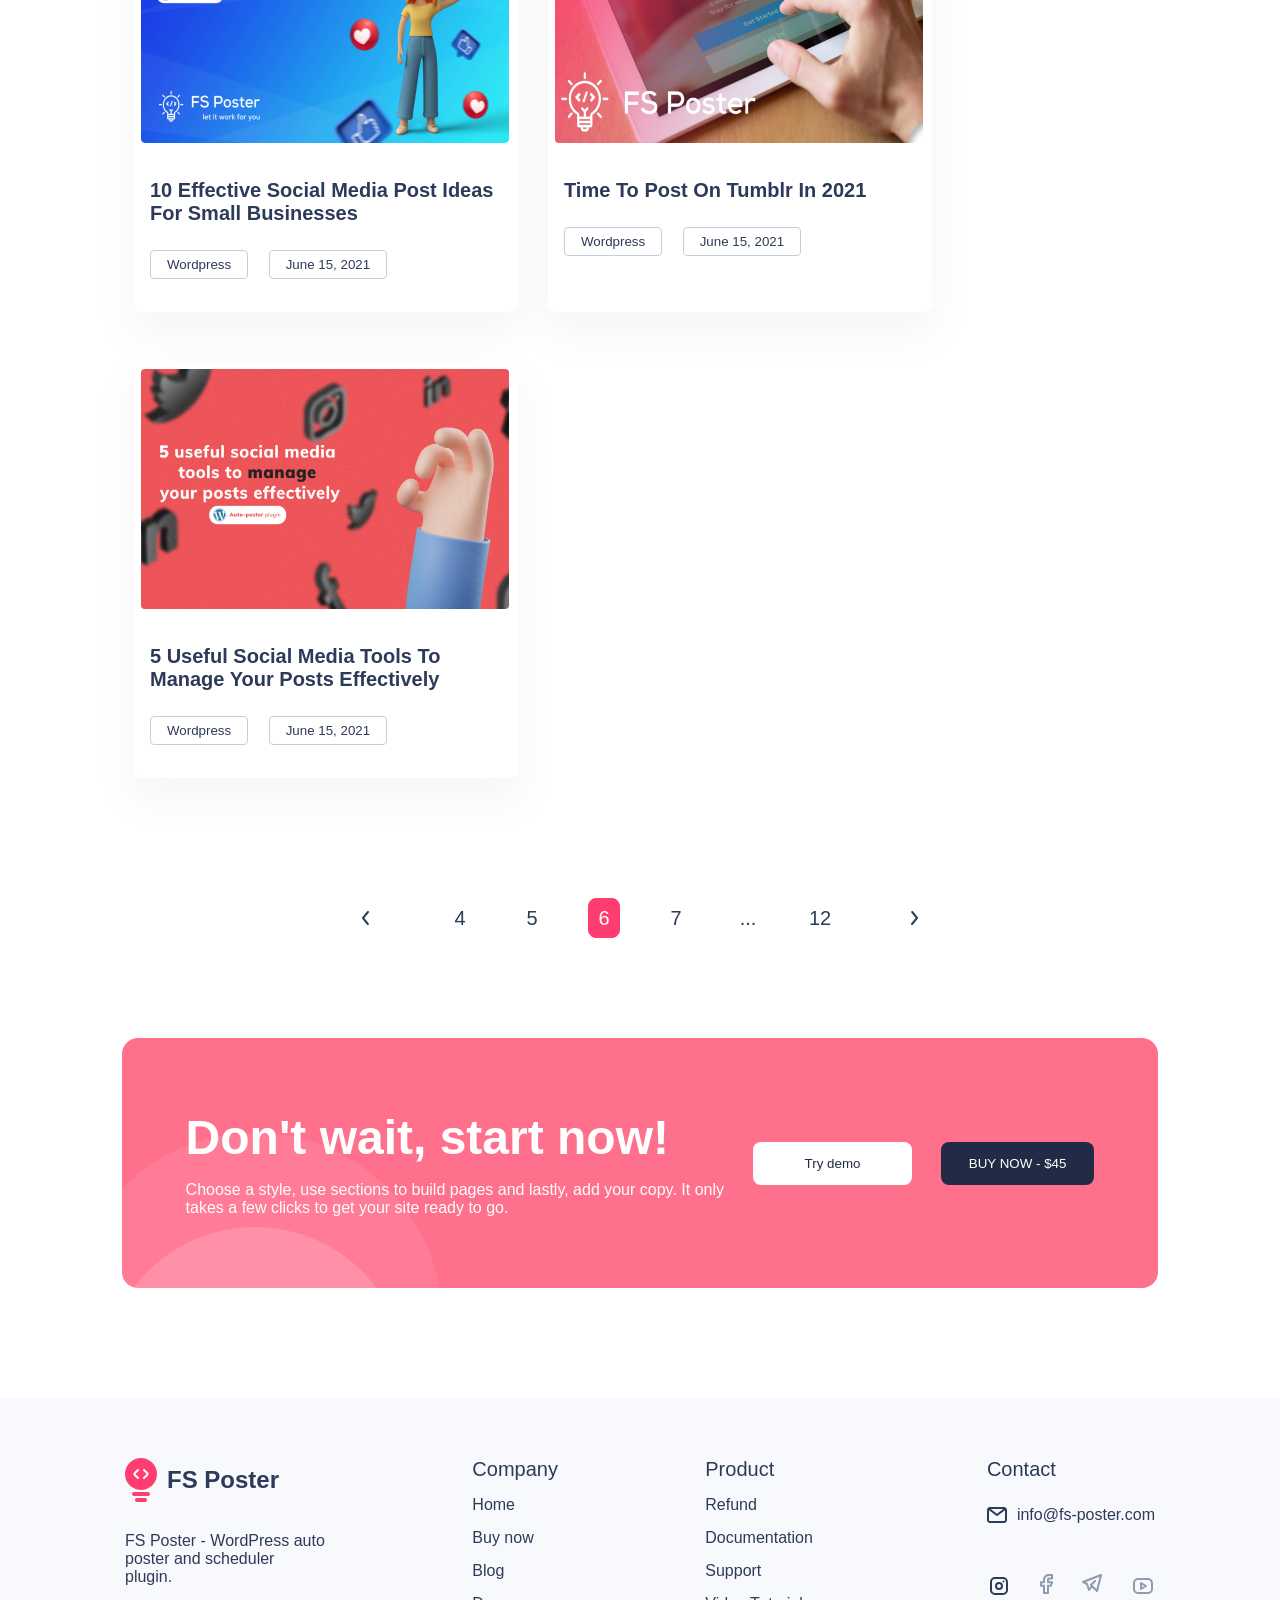
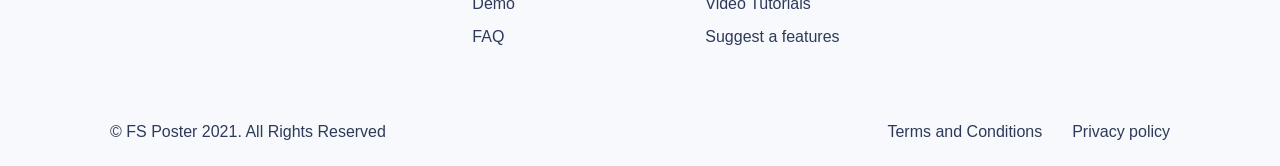
<file: Blog/blog.html>
<!DOCTYPE html>
<html lang="en">
  <head>
    <meta charset="UTF-8" />
    <meta http-equiv="X-UA-Compatible" content="IE=edge" />
    <meta name="viewport" content="width=device-width, initial-scale=1.0" />
    <title>Blog</title>
    <link rel="stylesheet" href="./blog.css" />
    <link rel="shortcut icon" href="../Images/FS Poster icon.svg" type="image/x-icon">
  </head>
  <body>
    <div class="container">
      <header>
        <img src="../Images/burger-menu.svg" alt="Burger Menu" class="hidden"/>
        <div class="left-content">
          <img src="../Images/FS Poster icon.svg" alt="FS Poster icon" />
          <h2>FS Poster</h2>
        </div>
        <div class="center-content">
          <ul>
            <li><a href="../Blog Description/BlogDescription.html" target="_blank">Features</a></li>
            <li><a href="../Documentationn/documentation.html" target="_blank">Docs</a></li>
            <li><a href="#">Blog</a></li>
            <li><a href="../FAQ/FAQ.html" target="_blank">FAQ</a></li>
            <li><a href="../404Page/404Page.html" target="_blank">Support</a></li>
          </ul>
        </div>
        <img src="../Images/Search icon.svg" alt="Search icon" class="hidden"/>
        <div class="right-content">
          <button>Try demo</button>
          <button>BUY NOW - $45</button>
        </div>
      </header>
      <main>
        <div class="main-top">
          <h1>Blog</h1> 
          <div>
            <button>All</button>
            <button>Social Networks</button>
            <button>Plugin for Wordpress</button>
          </div>
        </div>
        <div class="main-bottom">
          <div class="card-1">
            <img
              src="../Images/10 Effective social media.svg"
              alt="10 Effective Social Media"
            />
            <div class="card-content">
              <h2>10 Effective Social Media Post Ideas For Small Businesses</h2>
              <div class="card-button">
                <button>Wordpress</button>
                <button>June 15, 2021</button>
              </div>
            </div>
          </div>
          <div class="card-2">
            <img
              src="../Images/The best time to post.svg"
              alt="The best time to post"
            />
            <div class="card-content">
              <h2>Time To Post On Tumblr In 2021</h2>
              <div class="card-button">
                <button>Wordpress</button>
                <button>June 15, 2021</button>
              </div>
            </div>
          </div>
          <div class="card-3">
            <img
              src="../Images/5 useful social media.svg"
              alt="5 Useful Social Media"
            />
            <div class="card-content">
              <h2>
                5 Useful Social Media Tools To Manage Your Posts Effectively
              </h2>
              <div class="card-button">
                <button>Wordpress</button>
                <button>June 15, 2021</button>
              </div>
            </div>
          </div>
          <div class="card-1">
            <img
              src="../Images/10 Effective social media.svg"
              alt="10 Effective Social Media"
            />
            <div class="card-content">
              <h2>10 Effective Social Media Post Ideas For Small Businesses</h2>
              <div class="card-button">
                <button>Wordpress</button>
                <button>June 15, 2021</button>
              </div>
            </div>
          </div>
          <div class="card-2">
            <img
              src="../Images/The best time to post.svg"
              alt="The best time to post"
            />
            <div class="card-content">
              <h2>Time To Post On Tumblr In 2021</h2>
              <div class="card-button">
                <button>Wordpress</button>
                <button>June 15, 2021</button>
              </div>
            </div>
          </div>
          <div class="card-3">
            <img
              src="../Images/5 useful social media.svg"
              alt="5 Useful Social Media"
            /> 
            <div class="card-content">
              <h2>
                5 Useful Social Media Tools To Manage Your Posts Effectively
              </h2>
              <div class="card-button">
                <button>Wordpress</button>
                <button>June 15, 2021</button>
              </div>
            </div>
          </div>
          <div class="card-1">
            <img
              src="../Images/10 Effective social media.svg"
              alt="10 Effective Social Media"
            />
            <div class="card-content">
              <h2>10 Effective Social Media Post Ideas For Small Businesses</h2>
              <div class="card-button">
                <button>Wordpress</button>
                <button>June 15, 2021</button>
              </div>
            </div>
          </div>
          <div class="card-2">
            <img
              src="../Images/The best time to post.svg"
              alt="The best time to post"
            />
            <div class="card-content">
              <h2>Time To Post On Tumblr In 2021</h2>
              <div class="card-button">
                <button>Wordpress</button>
                <button>June 15, 2021</button>
              </div>
            </div>
          </div>
          <div class="card-3">
            <img
              src="../Images/5 useful social media.svg"
              alt="5 Useful Social Media"
            />
            <div class="card-content">
              <h2>
                5 Useful Social Media Tools To Manage Your Posts Effectively
              </h2>
              <div class="card-button">
                <button>Wordpress</button>
                <button>June 15, 2021</button>
              </div>
            </div>
          </div>
          <div class="card-1">
            <img
              src="../Images/10 Effective social media.svg"
              alt="10 Effective Social Media"
            />
            <div class="card-content">
              <h2>10 Effective Social Media Post Ideas For Small Businesses</h2>
              <div class="card-button">
                <button>Wordpress</button>
                <button>June 15, 2021</button>
              </div>
            </div>
          </div>
          <div class="card-2">
            <img
              src="../Images/The best time to post.svg"
              alt="The best time to post"
            />
            <div class="card-content">
              <h2>Time To Post On Tumblr In 2021</h2>
              <div class="card-button">
                <button>Wordpress</button>
                <button>June 15, 2021</button>
              </div>
            </div>
          </div>
          <div class="card-3">
            <img
              src="../Images/5 useful social media.svg"
              alt="5 Useful Social Media"
            />
            <div class="card-content">
              <h2>
                5 Useful Social Media Tools To Manage Your Posts Effectively
              </h2>
              <div class="card-button">
                <button>Wordpress</button>
                <button>June 15, 2021</button>
              </div>
            </div>
          </div>
          <div class="card-1">
            <img
              src="../Images/10 Effective social media.svg"
              alt="10 Effective Social Media"
            />
            <div class="card-content">
              <h2>10 Effective Social Media Post Ideas For Small Businesses</h2>
              <div class="card-button">
                <button>Wordpress</button>
                <button>June 15, 2021</button>
              </div>
            </div>
          </div>
          <div class="card-2">
            <img
              src="../Images/The best time to post.svg"
              alt="The best time to post"
            />
            <div class="card-content">
              <h2>Time To Post On Tumblr In 2021</h2>
              <div class="card-button">
                <button>Wordpress</button>
                <button>June 15, 2021</button>
              </div>
            </div>
          </div>
          <div class="card-3">
            <img
              src="../Images/5 useful social media.svg"
              alt="5 Useful Social Media"
            />
            <div class="card-content">
              <h2>
                5 Useful Social Media Tools To Manage Your Posts Effectively
              </h2>
              <div class="card-button">
                <button>Wordpress</button>
                <button>June 15, 2021</button>
              </div> 
            </div>
          </div>
        </div>
        <div class="Main-bottom">
          <img src="../Images/left.svg" alt="left-icon">
          <button>4</button>
          <button>5</button>
          <button>6</button>
          <button>7</button>
          <button>...</button>
          <button>12</button>
          <img src="../Images/right.svg" alt="right-icon">
  
      </div>
        <div class="main-card">
          <div class="main-card-left">
            <h2>Don't wait, start now!</h2>
            <p>
              Choose a style, use sections to build pages and lastly, add your
              copy. It only takes a few clicks to get your site ready to go.
            </p>
          </div>
          <div class="main-card-buttons">
            <button>Try demo</button>
            <button>BUY NOW - $45</button>
          </div>
          <img
            src="../Images/Ellipse little.svg"
            alt="Ellipse little"
            class="img-1"
          />
          <img
            src="../Images/Ellipse Big.svg"
            alt="Ellipse Big"
            class="img-2"
          />
        </div>
      </main>
    </div>

    <footer>
      <div class="page-about">
        <div class="logo">
          <img src="../Images/FS Poster icon.svg" alt="FS Poster">
          <h3>FS Poster</h3>
        </div>
        <p>FS Poster - WordPress auto poster and scheduler plugin.</p>
      </div>
      <div class="company-list">
        <p>Company</p>
        <ul>
          <li>Home</li>
          <li>Buy now</li>
          <li>Blog</li>
          <li>Demo</li>
          <li>FAQ</li>
        </ul>
      </div>
      <div class="product-list">
        <p>Product</p>
        <ul>
          <li>Refund</li>
          <li>Documentation</li>
          <li>Support</li>
          <li>Video Tutorials</li>
          <li>Suggest a features</li>
        </ul>
      </div>
      <div class="contact-section">
        <p>Contact</p>
        <div class="mail-info">
          <img src="../Images/Icon mail.svg" alt="Mail icon">
          <p>info@fs-poster.com</p>
        </div>
        <div class="social-media">
          <a href="#"><img src="../Images/Instagram.svg" alt="Instagram icon"></a>
          <a href="#"><img src="../Images/Facebook.svg" alt="Facebook icon"></a>
          <a href="#"><img src="../Images/Telegram.svg" alt="Telegram icon"></a>
          <a href="#"><img src="../Images/youtube.svg" alt="Youtube icon"></a>
        </div>
      </div>
    </footer>
    <div class="footer-bottom">
        <p>© FS Poster 2021. All Rights Reserved</p>
        <div>
          <p>Terms and Conditions</p>
          <p>Privacy policy</p>
        </div>
    </div>
  </body>
</html>
</file>
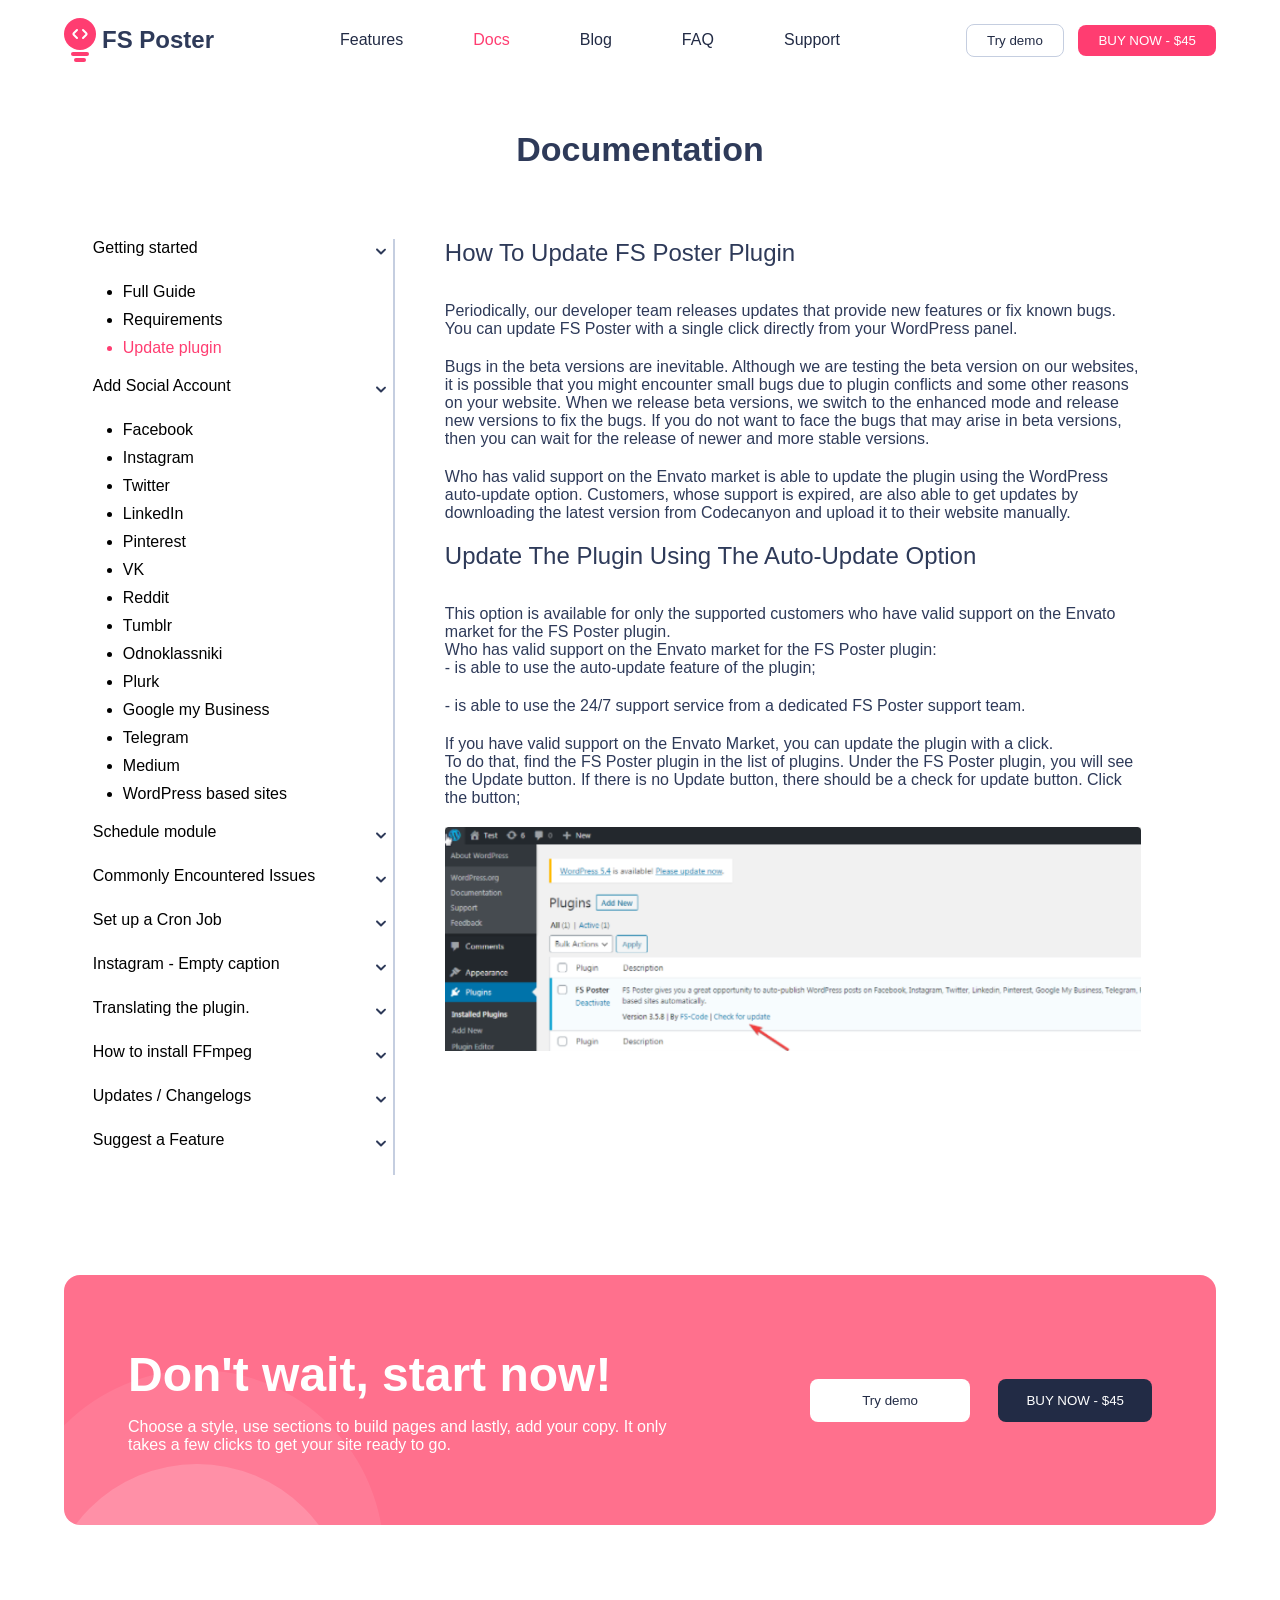
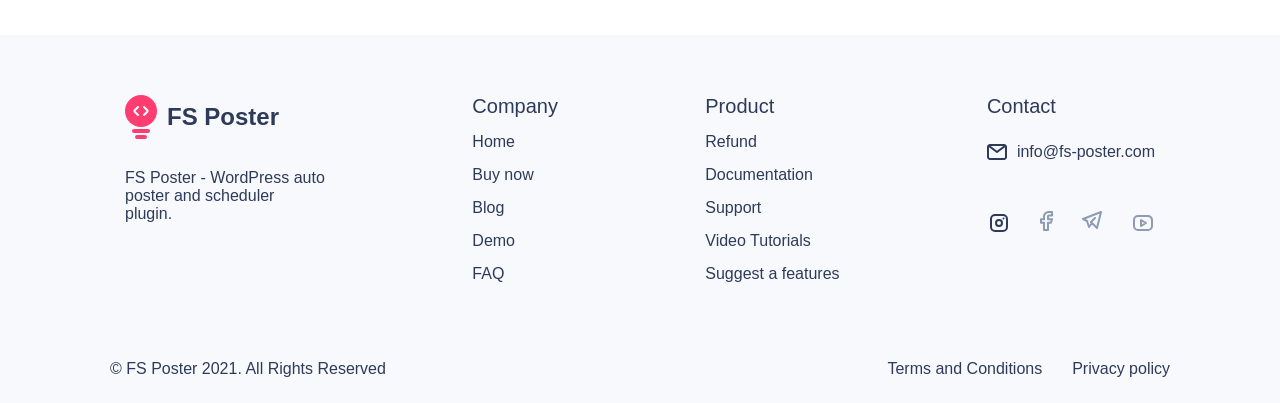
<file: Documentationn/documentation.html>
<!DOCTYPE html>
<html lang="en">
  <head>
    <meta charset="UTF-8" />
    <meta http-equiv="X-UA-Compatible" content="IE=edge" />
    <meta name="viewport" content="width=device-width, initial-scale=1.0" />
    <title>Documentation</title>
    <link rel="stylesheet" href="./documentation.css" />
    <link
      rel="shortcut icon"
      href="../Images/FS Poster icon.svg"
      type="image/x-icon"
    />
  </head> 
  <body>
    <div class="container"> 
      <header>
        <img src="../Images/burger-menu.svg" alt="Burger Menu" class="hidden"/>
        <div class="left-content">
          <img src="../Images/FS Poster icon.svg" alt="FS Poster icon" />
          <h2>FS Poster</h2>
        </div>
        <div class="center-content">
          <ul>
            <li><a href="../Blog Description/BlogDescription.html" target="_blank">Features</a></li>
            <li><a href="#">Docs</a></li>
            <li><a href="../index.html" target="_blank">Blog</a></li>
            <li><a href="../FAQ/FAQ.html" target="_blank">FAQ</a></li>
            <li><a href="../404Page/404Page.html" target="_blank">Support</a></li>
          </ul>
        </div>
        <img src="../Images/Search icon.svg" alt="Search icon" class="hidden"/>
        <div class="right-content">
          <button>Try demo</button>
          <button>BUY NOW - $45</button>
        </div>
      </header>

      <main>
        <h2>Documentation</h2>
        <section class="docs-container">
          <div class="doc-top">
            <div class="paragraph-icon">
              <p>Getting started</p>
              <img src="../Images/down.svg" alt="Down icon" />
            </div>
            <ul>
              <li>Full Guide</li>
              <li>Requirements</li>
              <li>Update plugin</li>
            </ul>
          </div>
          <div class="doc-right">
            <h3>How To Update FS Poster Plugin</h3>
            <p>
              Periodically, our developer team releases updates that provide new
              features or fix known bugs. You can update FS Poster with a single
              click directly from your WordPress panel.
            </p>
            <p>
              Bugs in the beta versions are inevitable. Although we are testing
              the beta version on our websites, it is possible that you might
              encounter small bugs due to plugin conflicts and some other
              reasons on your website. When we release beta versions, we switch
              to the enhanced mode and release new versions to fix the bugs. If
              you do not want to face the bugs that may arise in beta versions,
              then you can wait for the release of newer and more stable
              versions.
            </p>
            <p>
              Who has valid support on the Envato market is able to update the
              plugin using the WordPress auto-update option. Customers, whose
              support is expired, are also able to get updates by downloading
              the latest version from Codecanyon and upload it to their website
              manually.
            </p>
            <div class="doc-right-bottom">
              <h3>Update The Plugin Using The Auto-Update Option</h3>
              <p>
                This option is available for only the supported customers who
                have valid support on the Envato market for the FS Poster
                plugin. <br />
                Who has valid support on the Envato market for the FS Poster
                plugin:
                <br />
                - is able to use the auto-update feature of the plugin;
              </p>
              <p>
                - is able to use the 24/7 support service from a dedicated FS
                Poster support team.
              </p>
              <p>
                If you have valid support on the Envato Market, you can update
                the plugin with a click.
                <br />
                To do that, find the FS Poster plugin in the list of plugins.
                Under the FS Poster plugin, you will see the Update button. If
                there is no Update button, there should be a check for update
                button. Click the button;
              </p>
              <img src="../Images/image.png" alt="Image" />
            </div>
          </div>
          <div class="doc-bottom">
            <div class="add-social-account">
              <div class="paragraph-icon">
                <p>Add Social Account</p>
                <img src="../Images/down.svg" alt="Down icon" />
              </div>
              <ul>
                <li>Facebook</li>
                <li>Instagram</li>
                <li>Twitter</li>
                <li>LinkedIn</li>
                <li>Pinterest</li>
                <li>VK</li>
                <li>Reddit</li>
                <li>Tumblr</li>
                <li>Odnoklassniki</li>
                <li>Plurk</li>
                <li>Google my Business</li>
                <li>Telegram</li>
                <li>Medium</li>
                <li>WordPress based sites</li>
              </ul>
            </div>
            <div class="paragraph-icon">
              <p>Schedule module</p>
              <img src="../Images/down.svg" alt="Down icon" />
            </div>
            <div class="paragraph-icon">
              <p>Commonly Encountered Issues</p>
              <img src="../Images/down.svg" alt="Down icon" />
            </div>
            <div class="paragraph-icon">
              <p>Set up a Cron Job</p>
              <img src="../Images/down.svg" alt="Down icon" />
            </div>
            <div class="paragraph-icon">
              <p>Instagram - Empty caption</p>
              <img src="../Images/down.svg" alt="Down icon" />
            </div>
            <div class="paragraph-icon">
              <p>Translating the plugin.</p>
              <img src="../Images/down.svg" alt="Down icon" />
            </div>
            <div class="paragraph-icon">
              <p>How to install FFmpeg</p>
              <img src="../Images/down.svg" alt="Down icon" />
            </div>
            <div class="paragraph-icon">
              <p>Updates / Changelogs</p>
              <img src="../Images/down.svg" alt="Down icon" />
            </div>
            <div class="paragraph-icon">
              <p>Suggest a Feature</p>
              <img src="../Images/down.svg" alt="Down icon" />
            </div>
          </div>
        </section>
      </main>
    </div>
    <div class="main-card">
      <div class="main-card-left">
        <h2>Don't wait, start now!</h2>
        <p>
          Choose a style, use sections to build pages and lastly, add your
          copy. It only takes a few clicks to get your site ready to go.
        </p>
      </div>
      <div class="main-card-buttons">
        <button>Try demo</button>
        <button>BUY NOW - $45</button>
      </div>
      <img
        src="../Images/Ellipse little.svg"
        alt="Ellipse little"
        class="img-1"
      />
      <img
        src="../Images/Ellipse Big.svg"
        alt="Ellipse Big"
        class="img-2"
      />
    </div>
    <footer>
      <div class="page-about">
        <div class="logo">
          <img src="../Images/FS Poster icon.svg" alt="FS Poster">
          <h3>FS Poster</h3>
        </div>
        <p>FS Poster - WordPress auto poster and scheduler plugin.</p>
      </div>
      <div class="company-list">
        <p>Company</p>
        <ul>
          <li>Home</li>
          <li>Buy now</li>
          <li>Blog</li>
          <li>Demo</li>
          <li>FAQ</li>
        </ul>
      </div>
      <div class="product-list">
        <p>Product</p>
        <ul>
          <li>Refund</li>
          <li>Documentation</li>
          <li>Support</li>
          <li>Video Tutorials</li>
          <li>Suggest a features</li>
        </ul>
      </div>
      <div class="contact-section">
        <p>Contact</p>
        <div class="mail-info">
          <img src="../Images/Icon mail.svg" alt="Mail icon">
          <p>info@fs-poster.com</p>
        </div>
        <div class="social-media">
          <a href="#"><img src="../Images/Instagram.svg" alt="Instagram icon"></a>
          <a href="#"><img src="../Images/Facebook.svg" alt="Facebook icon"></a>
          <a href="#"><img src="../Images/Telegram.svg" alt="Telegram icon"></a>
          <a href="#"><img src="../Images/youtube.svg" alt="Youtube icon"></a>
        </div>
      </div>
    </footer>
    <div class="footer-bottom">
        <p>© FS Poster 2021. All Rights Reserved</p>
        <div>
          <p>Terms and Conditions</p>
          <p>Privacy policy</p>
        </div>
    </div>
  </body>
</html>
</file>
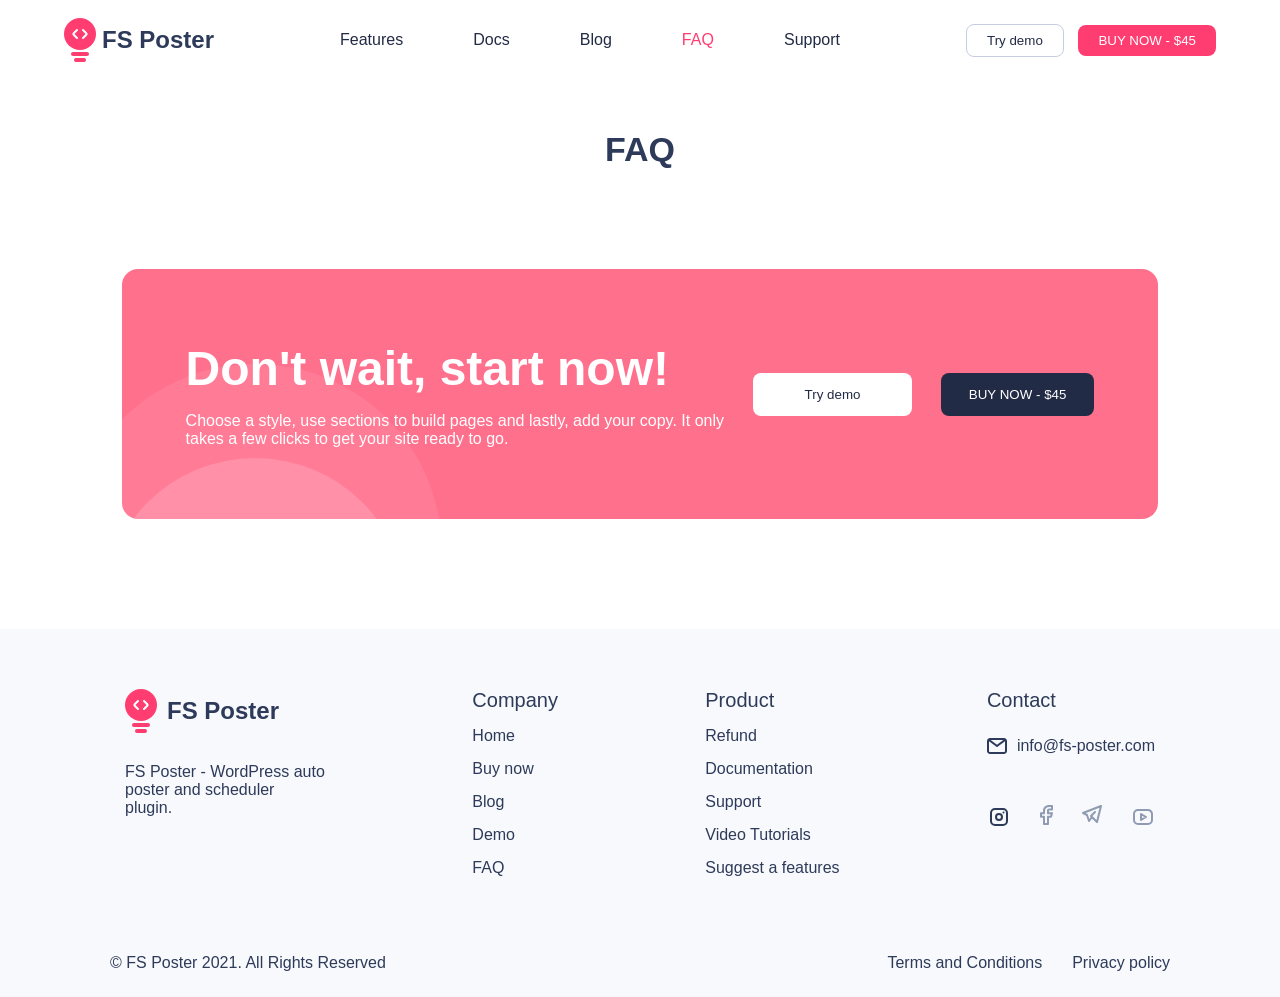
<file: FAQ/FAQ.html>
<!DOCTYPE html>
<html lang="en">
  <head>
    <meta charset="UTF-8" />
    <meta http-equiv="X-UA-Compatible" content="IE=edge" />
    <meta name="viewport" content="width=device-width, initial-scale=1.0" />
    <title>FAQ</title>
    <link rel="stylesheet" href="./FAQ.css" />
    <link
      rel="shortcut icon"
      href="../Images/FS Poster icon.svg"
      type="image/x-icon"
    />
  </head>
  <body>
    <div class="container">
      <header>
        <img src="../Images/burger-menu.svg" alt="Burger Menu" class="hidden" />
        <div class="left-content">
          <img src="../Images/FS Poster icon.svg" alt="FS Poster icon" />
          <h2>FS Poster</h2>
        </div>
        <div class="center-content">
          <ul>
            <li>
              <a href="../Blog Description/BlogDescription.html" target="_blank"
                >Features</a
              >
            </li>
            <li>
              <a href="../Documentationn/documentation.html" target="_blank"
                >Docs</a
              >
            </li>
            <li><a href="../index.html" target="_blank">Blog</a></li>
            <li><a href="#">FAQ</a></li>
            <li>
              <a href="../404Page/404Page.html" target="_blank">Support</a>
            </li>
          </ul>
        </div>
        <img src="../Images/Search icon.svg" alt="Search icon" class="hidden" />
        <div class="right-content">
          <button>Try demo</button>
          <button>BUY NOW - $45</button>
        </div>
      </header>
      <main>
        <div class="main-top">
          <h1>FAQ</h1>

      </main>
      <div class="main-card">
        <div class="main-card-left">
          <h2>Don't wait, start now!</h2>
          <p>
            Choose a style, use sections to build pages and lastly, add your
            copy. It only takes a few clicks to get your site ready to go.
          </p>
        </div>
        <div class="main-card-buttons">
          <button>Try demo</button>
          <button>BUY NOW - $45</button>
        </div>
        <img
          src="../Images/Ellipse little.svg"
          alt="Ellipse little"
          class="img-1"
        />
        <img src="../Images/Ellipse Big.svg" alt="Ellipse Big" class="img-2" />
      </div>
    </div>
    <footer>
      <div class="page-about">
        <div class="logo">
          <img src="../Images/FS Poster icon.svg" alt="FS Poster" />
          <h3>FS Poster</h3>
        </div>
        <p>FS Poster - WordPress auto poster and scheduler plugin.</p>
      </div>
      <div class="company-list">
        <p>Company</p>
        <ul>
          <li>Home</li>
          <li>Buy now</li>
          <li>Blog</li>
          <li>Demo</li>
          <li>FAQ</li>
        </ul>
      </div>
      <div class="product-list">
        <p>Product</p>
        <ul>
          <li>Refund</li>
          <li>Documentation</li>
          <li>Support</li>
          <li>Video Tutorials</li>
          <li>Suggest a features</li>
        </ul>
      </div>
      <div class="contact-section">
        <p>Contact</p>
        <div class="mail-info">
          <img src="../Images/Icon mail.svg" alt="Mail icon" />
          <p>info@fs-poster.com</p>
        </div>
        <div class="social-media">
          <a href="#"
            ><img src="../Images/Instagram.svg" alt="Instagram icon"
          /></a>
          <a href="#"
            ><img src="../Images/Facebook.svg" alt="Facebook icon"
          /></a>
          <a href="#"
            ><img src="../Images/Telegram.svg" alt="Telegram icon"
          /></a>
          <a href="#"><img src="../Images/youtube.svg" alt="Youtube icon" /></a>
        </div>
      </div>
    </footer>
    <div class="footer-bottom">
      <p>© FS Poster 2021. All Rights Reserved</p>
      <div>
        <p>Terms and Conditions</p>
        <p>Privacy policy</p>
      </div>
    </div>
  </body>
</html>
</file>
<file: Blog/blog.css>
@import url("http://fonts.cdnfonts.com/css/euclid-circular-a");

* {
  margin: 0;
  padding: 0;
  box-sizing: border-box;
  list-style: none;
  text-decoration: none;
  font-family: "Euclid Circular A", sans-serif;
}

.container {
  width: 90%;
  margin: 0 auto;
}
/* Header */
header {
  height: 80px;
  display: flex;
  justify-content: space-between;
  align-items: center;
}

.left-content {
  width: 150px;
  display: flex;
  justify-content: space-between;
  align-items: center;
}

.left-content>h2 {
  color: #2e3a59;
}

.center-content>ul {
  width: 500px;
  display: flex;
  justify-content: space-between;
  align-items: center;
}

.center-content li a {
  color: #222b45;
  font-weight: 500;
  transition:2s;
  transition-duration: 1.5s ;
}
.center-content li a:hover{

  color: #ff3d71;
}
li:nth-child(3)>a {
  color: #ff3d71;
}

.right-content {
  width: 250px;
  display: flex;
  justify-content: space-between;
  align-items: center;
}
.right-content button:nth-child(1):hover{
  background: #ff3d71;

  color: #ffffff;
}
.right-content button:nth-child(1) {
  color: #222b45;
  background-color: white;
  border: 1px solid #c5cee0;
  border-radius: 8px;
  padding: 8px 20px;
  transition:2s;
  transition-duration: 1.5s ;
}

.right-content button:nth-child(2) {
  background: #ff3d71;
  border-radius: 8px;
  color: #ffffff;
  padding: 8px 20px;
  border: none;
}

.hidden {
  display: none;
}

/* Main section */
.main-top>h1 {
  margin-top: 50px;
  margin-bottom: 32px;
  text-align: center;
  color: #2e3a59;
  font-size: 34px;
}

.main-top>div {
  text-align: center;
}

.main-top div button:nth-child(1) {
  background: #ff3d71;
  border-radius: 4px;
  color: white;
  border: none;
  padding: 6px 16px;
}

.main-top div button:nth-child(2),
.main-top div button:nth-child(3) {
  margin-left: 25px;
  background-color: white;
  color: #2e3a59;
  padding: 6px 16px;
  border: 1px solid #c5cee0;
  border-radius: 4px;
  transition:2s;
}
.main-top div button:nth-child(2):hover,
.main-top div button:nth-child(3):hover{
  background: #ff3d71;
  color: white;

}


/* Card Section */
.main-bottom {
  display: flex;
  flex-wrap: wrap;
  margin: 70px;
  width: 100%;
}

.card-1,
.card-2,
.card-3 {
  width: 384px;
  height: 416px;
  background: #ffffff;
  box-shadow: 0px 20px 40px rgba(118, 127, 154, 0.08);
  border-radius: 8px;
  margin-right: 30px;
  margin-bottom: 50px;
  transition: 2s;
}
 
.card-1>img,
.card-2>img,
.card-3>img {
  width: 368px;
  height: 240px;
  margin: 7px;
  transition: 2s;
}
.card-content {
  margin: auto 16px;
}


.card-content>h2 {
  margin-top: 25px;
  margin-bottom: 25px;
  color: #2e3a59;
  font-size: 20px;
}

.card-button button {
  margin-right: 16px;
  color: #2e3a59;
  padding: 6px 16px;
  border: 1px solid #c5cee0;
  border-radius: 4px;
  background-color: #ffffff;
  transition:2s;
}
.card-button button:hover{
  background: #ff3d71;
  color: white;

}

/* Main Card COntent */
.main-card {
  background: #ff708d;
  border-radius: 16px;
  height: 250px;
  width: 90%;
  margin: 0 auto;
  display: flex;
  padding: 48px 64px;
  justify-content: space-between;
  align-items: center;
  position: relative;
}

.main-card-left {
  width: 540px;
}

.main-card-left>h2 {
  color: #ffffff;
  font-size: 48px;
  font-weight: 600;
}

.main-card-left>p {
  color: #ffffff;
  font-size: 16px;
  font-weight: 400;
  margin-top: 16px;
}

.main-card-buttons button:nth-child(1) {
  color: #222b45;
  background: #ffffff;
  border-radius: 8px;
  padding: 14px 52px;
  border: none;
  transition-duration: 1.5s ;
  
}
.main-card-buttons button:nth-child(1):hover{
  background-color: #222b45;
  color: #ffffff;
  transition:2s;

}

.main-card-buttons button:nth-child(2) {
  background-color: #222b45;
  color: #ffffff;
  border-radius: 8px;
  padding: 14px 28px;
  border: none;
  margin-left: 24px;
}

.main-card>img {
  position: absolute;
}

.img-1,
.img-2 {
  left: 0;
  bottom: 0;
}

/* Footer */
footer {
  width: 100%;
  height: 300px;
  background: #F7F9FC;
  margin-top: 110px;
  display: flex;
  justify-content: space-between;
  align-items: flex-start;
  padding: 60px 125px;
}

.logo {
  display: flex;
  align-items: center;
  gap: 10px;
}

.logo>h3 {
  color: #2E3A59;
  font-size: 24px;
  font-weight: 600;
}

.page-about>p {
  width: 200px;
  color: #2E3A59;
  font-size: 16px;
  margin-top: 30px;
}

.product-list>p,
.company-list>p {
  color: #2E3A59;
  font-size: 20px;
}

.product-list li,
.company-list li,
.product-list>p,
.company-list>p {
  margin-bottom: 15px;
}

.product-list>ul li,
.company-list>ul li {
  color: #2E3A59;
  transition:1.5s;
}

/* contact-section */
.contact-section>p {
  color: #2E3A59;
  font-size: 20px;
  margin-bottom: 25px;
}

.mail-info {
  display: flex;
  gap: 10px;
  color: #2E3A59;
  margin-bottom: 50px;
}

.social-media {
  display: flex;
  justify-content: space-between;
}


/* footer-bottom */
.footer-bottom {
  width: 100%;
  background: #F7F9FC;
  padding: 25px 110px;
  display: flex;
  justify-content: space-between;
}

.footer-bottom>div {
  display: flex;
  justify-content: space-between;
  gap: 30px;
}

.footer-bottom p {
  color: #2E3A59;
  font-size: 16px;
}
.company-list ul li:hover,.product-list ul li:hover{
  color: #ff3d71;

}  

/* Main-Bottom */
.Main-bottom {
  text-align: center;
  display: flex;
  justify-content: center;
  align-items: center;
  margin-bottom: 100px;
}

.Main-bottom>button {
  margin-left: 20px;
  margin-right: 20px;
  color: #2e3a59;
  width: 32px;
  height: 40px;
  border-radius: 8px;
  border: none;
  background-color: white;
  font-size: 20px;
  transition: 1.2s;
}

.Main-bottom img:nth-child(1) {
  margin-right: 55px;
  height: 14px;
  width: 7px;
  color: #2e3a59;
}

.Main-bottom img:nth-child(8) {
  margin-left: 55px;
  color: #2e3a59;
  height: 14px;
  width: 7px;
}

.Main-bottom :nth-child(4) {
  border: solid 1px #ff3d71;
  border-radius: 8px;
  color: white;
  background-color: #ff3d71;
  width: 32px;
  height: 40px;
  margin-left: 20px;
  margin-right: 20px;
  font-size: 20px;

} 

.Main-bottom>button:hover {
  background-color: #ff3d71;
  color: white;
}

/* Responsive Design */
@media (max-width: 576px) {

  /* Header section */
  .hidden {
    display: inline;
  }

  .center-content {
    display: none;
  }

  .right-content button:nth-child(1) {
    display: none;
  }

  .right-content {
    width: 138px;
  }

  /* main Section */
  .main-card {
    display: none;
  }

  .main-top>div {
    display: flex;
    margin-left: 5px;
    margin-bottom: 20px;
  }

  .main-top div button:nth-child(2),
  .main-top div button:nth-child(3) {
    margin-left: 10px;
  }

  .main-bottom {
    margin: 0;
  }

  /* Footer section */
  footer {
    flex-direction: column;
    align-items: center;
    text-align: center;
    height: 1000px;
    width: 100%;
    padding: 50px 20px;
  }

  .page-about>p {
    text-align: center;
  }

  .logo {
    margin-left: 20px;
  }
 
  .mail-info {
    justify-content: center;
  }

  .social-media {
    width: 300px;
  }

  .footer-bottom {
    padding: 30px;
    border-top: 1px solid #2e3a59;
  }

  .footer-bottom div {
    display: none;
  }

  .footer-bottom p {
    width: 100%;
    text-align: center;
  }
}
</file>
<file: 404Page/404Page.css>
@import url("http://fonts.cdnfonts.com/css/euclid-circular-a");
* {
  margin: 0;
  padding: 0; 
  box-sizing: border-box;
  font-family: "Euclid Circular A", sans-serif;
}
header {
  text-align: center;
  color: #2e3a59;
  width: 100%;
  padding-top: 80px;
}
header > p {
  padding-top: 24px;

}
footer{
    text-align: center;
}
footer > button{
    border-radius: 8px;
    margin-top: 64px;
    padding: 12px 31.5px 12px 31.5px;
    color:#222B45;
    border: solid  #C5CEE0 1px;
    background-color: white;
    font-weight: 400;
    text-decoration: none;
    transition: 2s;
}
footer > button > a{
  text-decoration: none;
  color:#222B45;
  transition: 2s;
}
footer > button > a:hover{

  color:white;
}
footer > button:hover{

  background-color: #ff3d71;
  color:white;
}

footer button:nth-child(2){
    margin-left: 12px;


}
footer button:nth-child(1){
    margin-right: 20px;
    
}
main{
    text-align: center;
    margin-top: 70px;
}
</file>
<file: Blog Description/BlogDescription.css>
@import url("http://fonts.cdnfonts.com/css/euclid-circular-a");

* {
  margin: 0;
  padding: 0;
  box-sizing: border-box;
  list-style: none;
  text-decoration: none;
  font-family: "Euclid Circular A", sans-serif;
}

span {
  color: dodgerblue;
}

.container {
  width: 90%;
  margin: 0 auto;
}

/* Header */
header {
  height: 80px;
  width: 100%;
  display: flex;
  justify-content: space-between;
  align-items: center;
}

.left-content {
  width: 150px;
  display: flex;
  justify-content: space-between;
  align-items: center;
}

.left-content>h2 {
  color: #2e3a59;
}

.center-content>ul {
  width: 500px;
  display: flex;
  justify-content: space-between;
  align-items: center;
}

.center-content li a {
  color: #222b45;
  transition-duration: 1.5s ;
  font-weight: 500;
}
.center-content li a:hover{
  transition:2s;
  color: #ff3d71;
}
li:nth-child(1)>a {
  color: #ff3d71;
}

.right-content {
  width: 250px;
  display: flex;
  justify-content: space-between;
  align-items: center;
}

.right-content button:nth-child(1) {
  color: #222b45;
  background-color: white;
  border: 1px solid #c5cee0;
  border-radius: 8px;
  padding: 8px 20px;
  transition:2s;
}

.right-content button:nth-child(2) {
  background: #ff3d71;
  border-radius: 8px;
  color: #ffffff;
  padding: 8px 20px;

  border: none;
}
.right-content button:nth-child(1):hover{
  background: #ff3d71;
  color: #ffffff;
}

.hidden {
  display: none;
}

/* Main Section */
main {
  width: 60%;
  margin: 0 auto;
}

main>h2 {
  text-align: center;
  width: 750px;
  margin: 0 auto;
  color: #2E3A59;
  font-size: 34px;
  margin-top: 50px;
  margin-bottom: 25px;
}

.author {
  width: 220px;
  margin: 0 auto;
  text-align: center;
  display: grid;
  grid-template-areas:
    "Image Username"
    "Image Prefer";
  gap: 10px;
}

.img {
  grid-area: Image;
}

.author-content {
  text-align: left;
  padding-top: 5px;
}

.author-content>h2 {
  grid-area: Username;
  color: #2E3A59;
  font-size: 16px;
  line-height: 24px;
  font-weight: 500;
}

.author-content>p {
  grid-area: Prefer;
  color: #8F9BB3;
  font-size: 14px;
}

.main-image {
  display: flex;
  justify-content: center;
  align-items: center;
  margin-top: 25px;
  margin-bottom: 30px;
}

.main-image>img {
  width: 800px;
  height: 521px;
}

/* Main button */
.main-button>button {
  padding: 6px 16px;
  color: #2E3A59;
  border: 1px solid #C5CEE0;
  background: white;
  margin-left: 10px;
  margin-bottom: 30px;
  transition: 2s;
}
.main-button>button:hover {
  background-color:#2E3A59;
  color:white;
}


/* Main Description */
.main-description {
  margin-bottom: 65px;
}

.main-description h2 {
  color: #2E3A59;
  font-size: 24px;
  line-height: 32px;
  margin-top: 50px;
  margin-bottom: 30px;
}

.main-description h3 {
  color: #2E3A59;
  font-size: 18px;
  font-weight: 400;
}

.main-description p {
  color: #2E3A59;
  font-size: 16px;
}

.main-description ul li {
  list-style: disc !important;
  color: #2E3A59;
  margin-left: 20px;
}

/* Main Form */
.write-comment {
  padding-top: 50px;
  margin-bottom: 40px;
  border-top: #E4E9F2 solid 1px;
}
.write-comment>div {
  display: flex;
  justify-content: space-between;
}
.write-comment>div h3 {

  font-size: 24px;
  font-weight: 400;
  line-height: 32px;
  margin-bottom: 10px;
}
.write-comment p{
  color: #8F9BB3;
  font-size: 16px;
  line-height: 24px;
}

/* Form */
.form{
  display: grid;
  grid-template-areas:
    "Left Right"
    "Bottom Bottom";
  gap: 20px;
}
.form-left{
  grid-area: Left;
  height: 100px;
}
.form-right{
  grid-area: Right;
  height: 100px;
}
.form-bottom{
  grid-area: Bottom;
  height: 150px;
}

.form > div > label{
  display: block;
  color: #2E3A59;
  font-size: 12px;
  margin-bottom: 5px;
}
.form > div > input{
  width: 100%;
  height: 50%;
  border: 1px solid #E4E9F2;
  border-radius: 8px;
  background: #F7F9FC;
}
.form input::placeholder{
  padding-left: 10px;
}
.form-right input::placeholder{
  color: #2E3A59;
  font-size: 16px;
  font-weight: 500;
}
.form-right p{
  color: #FF3D71;
  font-size: 12px;
  margin-top: 10px;
}
.subscribe {
  margin-top: 30px;
}

.main-form>button {
  margin-bottom: 40px;
  margin-top: 55px;
  background: #3366FF;
  border-radius: 8px;
  padding: 16px 36px;
  border: none;
  color: white;
}
/* Comment Section */
.main-comment-section{
  margin-bottom: 70px;
  border-top: #E4E9F2 solid 1px;
}
.main-comment-section > p{
  color: #2E3A59;
  font-size: 16px;
  line-height: 24px;
  margin-top: 25px;
  margin-bottom: 25px;
}
.comment-line{
  display: flex;
  gap: 10px;
  margin-bottom: 30px;
}
.comment-line > div:nth-child(2){
  gap: 10px;
  display: flex;
  flex-direction: column;
}
.comment-line h4{
  color: #000;
  font-size: 16px;
  line-height: 24px;
  font-weight: 400;
}
.comment-line p{
  color: #2E3A59;
  font-weight: 400;
  font-size: 16px;
}
.comment-line span{
  color: #3366FF;
  font-size: 14px;
}
.main-comment-section div:nth-child(4) h4 > span{
  color: #8F9BB3;
}
.main-comment-section div:nth-child(4){
  margin-left: 40px;
}
.avatar{
  padding: 8px 14px;
  color: #FF3D71;
  background: #FFF2F2;
  width: 40px;
  height: 40px;
  display: flex;
  justify-content: center;
  align-items: center;
  border-radius: 50%;
}
/* Similar-Blogs*/
.Similar-Blogs{
  border-top: #E4E9F2 solid 1px;
  padding-top: 60px;
  font-size: 24px;
  font-weight: 500;
  color:#2E3A59;
  padding-bottom: 40px;
}
.Similar-Blogs-description{
  display: flex;
}
.card-1,
.card-2,
.card-3 {
  width: 384px;
  height: 416px;
  background: #ffffff;
  box-shadow: 0px 20px 40px rgba(118, 127, 154, 0.08);
  border-radius: 8px;
  margin-right: 110px;
  margin-bottom: 50px;
  transition: 2s;
}

.card-1>img,
.card-2>img,
.card-3>img {
  width: 368px;
  height: 240px;
  margin: 7px;
}
.card-1:hover,.card-2:hover,.card-3:hover{
  height:425px ;
  width: 400px;
  padding: 10px;
  padding-top:15px;
}
.card-content {
  margin: auto 16px;
}

.card-content>h2 {
  margin-top: 25px;
  margin-bottom: 25px;
  color: #2e3a59;
  font-size: 20px;
}

.card-button button {
  margin-right: 16px;
  color: #2e3a59;
  padding: 6px 16px;
  border: 1px solid #c5cee0;
  border-radius: 4px;
  background-color: #ffffff;
  transition:2s;
}
.card-button button:hover{
  background: #ff3d71;
  color: white;

}


/* Main-Card */
.main-card {
  background: #ff708d;
  border-radius: 16px;
  height: 250px;
  width: 90%;
  margin: 0 auto;
  margin-top: 100px;
  display: flex;
  padding: 48px 64px;
  justify-content: space-between;
  align-items: center;
  position: relative;
} 


.main-card-left {
  width: 540px;
}

.main-card-left>h2 {
  color: #ffffff;
  font-size: 48px;
  font-weight: 600;
}

.main-card-left>p {
  color: #ffffff;
  font-size: 16px;
  font-weight: 400;
  margin-top: 16px;
}

.main-card-buttons button:nth-child(1) {
  color: #222b45;
  background: #ffffff;
  border-radius: 8px;
  padding: 14px 52px;
  border: none;
  transition:2s;
}

.main-card-buttons button:nth-child(2) {
  background-color: #222b45;
  color: #ffffff;
  border-radius: 8px;
  padding: 14px 28px;
  border: none;
  margin-left: 24px;
}
.main-card-buttons button:nth-child(1):hover{
  background-color: #222b45;
  color: #ffffff;
}
.main-card>img {
  position: absolute;
}

.img-1,
.img-2 {
  left: 0;
  bottom: 0;
}

/* Footer */
footer {
  width: 100%;
  height: 300px;
  background: #F7F9FC;
  margin-top: 110px;
  display: flex;
  justify-content: space-between;
  align-items: flex-start;
  padding: 60px 125px;
}

.logo {
  display: flex;
  align-items: center;
  gap: 10px;
}

.logo>h3 {
  color: #2E3A59;
  font-size: 24px;
  font-weight: 600;
}

.page-about>p {
  width: 200px;
  color: #2E3A59;
  font-size: 16px;
  margin-top: 30px;
}

.product-list>p,
.company-list>p {
  color: #2E3A59;
  font-size: 20px;
}

.product-list li,
.company-list li,
.product-list>p,
.company-list>p {
  margin-bottom: 15px;
}
.company-list ul li:hover,
.product-list ul li:hover{
  color: #ff3d71;

}  

.product-list>ul li,
.company-list>ul li {
  color: #2E3A59;
  transition:2s;
}

/* contact-section */
.contact-section>p {
  color: #2E3A59;
  font-size: 20px;
  margin-bottom: 25px;
}

.mail-info {
  display: flex;
  gap: 10px;
  color: #2E3A59;
  margin-bottom: 50px;
}

.social-media {
  display: flex;
  justify-content: space-between;
}


/* footer-bottom */
.footer-bottom {
  width: 100%;
  background: #F7F9FC;
  padding: 25px 110px;
  display: flex;
  justify-content: space-between;
}

.footer-bottom>div {
  display: flex;
  justify-content: space-between;
  gap: 30px;
}

.footer-bottom p {
  color: #2E3A59;
  font-size: 16px;
}

/* Responsive Design */
@media (max-width: 576px) {
  /* Header section */
  .hidden {
    display: inline;
  }
  .center-content {
    display: none;
  }

  .right-content button:nth-child(1) {
    display: none;
  }

  .right-content {
    width: 138px;
  }

  .main-card{
    display: none;
  }
  .Similar-Blogs-description{
    flex-wrap: wrap;
  }


  /* Main content */
  .main-image > img{
    height: auto;
  }
  main > h2{
    width: auto;
    min-width: 330px;
    font-size: 24px;
  }
  .image{
    width: 328px;
    height: 328px;
  }
  main{
    width: 100%;
  }

  /* Form section */
  .form{
    grid-template-areas:
      "Left"
      "Right"
      "Bottom";
  }



  /* Footer section */
  footer {
    flex-direction: column;
    align-items: center;
    text-align: center;
    height: 1000px;
    width: 100%;
    padding: 50px 20px;
  }

  .page-about>p {
    text-align: center;
  }

  .logo {
    margin-left: 20px;
  }

  .mail-info {
    justify-content: center;
  }

  .social-media {
    width: 300px;
  }

  .footer-bottom {
    padding: 30px;
    border-top: 1px solid #2e3a59;
  }

  .footer-bottom div {
    display: none;
  }

  .footer-bottom p {
    width: 100%;
    text-align: center;
  }
}
</file>
<file: Documentationn/documentation.css>
@import url("http://fonts.cdnfonts.com/css/euclid-circular-a");

* {
  margin: 0;
  padding: 0;
  box-sizing: border-box;
  list-style: none;
  text-decoration: none;
  font-family: "Euclid Circular A", sans-serif;
}

.container {
  width: 90%;
  margin: 0 auto;
}

header {
  height: 80px;
  display: flex;
  justify-content: space-between;
  align-items: center;
}

.left-content {
  width: 150px;
  display: flex;
  justify-content: space-between;
  align-items: center;
}

.left-content>h2 {
  color: #2e3a59; 
}

.center-content>ul {
  width: 500px;
  display: flex;
  justify-content: space-between;
  align-items: center;
}

.center-content li a {
  color: #222b45;
  font-weight: 500;
  transition:2s;}
.center-content li a:hover{

  color: #ff3d71;
}

li:nth-child(2)>a {
  color: #ff3d71;
}

.right-content {
  width: 250px;
  display: flex;
  justify-content: space-between;
  align-items: center;
}

.right-content button:nth-child(1) {
  color: #222b45;
  background-color: white;
  border: 1px solid #c5cee0;
  border-radius: 8px;
  padding: 8px 20px;
  transition:2s;

}

.right-content button:nth-child(2) {
  background: #ff3d71;
  border-radius: 8px;
  color: #ffffff;
  padding: 8px 20px;
  border: none;
}
.right-content button:nth-child(1):hover{
  background: #ff3d71;

  color: #ffffff;
}

.hidden {
  display: none;
}

/* Main Container */
main {
  width: 95%;
  margin: 0 auto;
}

main>h2 {
  text-align: center;
  color: #2E3A59;
  font-weight: 600;
  font-size: 34px;
  margin-top: 50px;
  margin-bottom: 70px;
}

.docs-container {
  display: grid;
  grid-template-columns: 1fr 3fr;
  grid-template-areas:
    "Doc-top Doc-right"
    "Doc-bottom Doc-right";
}

.docs-container ul li {
  list-style: disc !important;
  margin-bottom: 10px;
}

.docs-container ul {
  margin-left: 30px;
  margin-bottom: 20px;
}

.paragraph-icon {
  display: flex;
  justify-content: space-between;
  width: 300px;
  margin-bottom: 20px;
}

.doc-top {
  grid-area: Doc-top;
  width: 300px;
}

.doc-top ul li:nth-child(3) {
  color: #ff3d71;
}

.doc-right {
  grid-area: Doc-right;
  padding-left: 50px;
  border-left: 2px solid #C5CEE0;
  width: 750px;
}

.doc-right>h3,
.doc-right-bottom>h3 {
  color: #2E3A59;
  font-size: 24px;
  font-weight: 500;
  margin-bottom: 35px;
}

.doc-right>p,
.doc-right-bottom>p {
  margin-bottom: 20px;
  font-size: 16px;
  color: #2E3A59;
  font-weight: 400;
}

.doc-bottom {
  grid-area: Doc-bottom;
  width: 300px;
}

/* Main-Card */
.main-card {
  background: #ff708d;
  border-radius: 16px;
  height: 250px;
  width: 90%;
  margin: 0 auto;
  margin-top: 100px;
  display: flex;
  padding: 48px 64px;
  justify-content: space-between;
  align-items: center;
  position: relative;
}


.main-card-left {
  width: 540px;
}

.main-card-left>h2 {
  color: #ffffff;
  font-size: 48px;
  font-weight: 600;
}

.main-card-left>p {
  color: #ffffff;
  font-size: 16px;
  font-weight: 400;
  margin-top: 16px;
}

.main-card-buttons button:nth-child(1) {
  color: #222b45;
  background: #ffffff;
  border-radius: 8px;
  padding: 14px 52px;
  border: none;
  transition:2s;

}

.main-card-buttons button:nth-child(2) {
  background-color: #222b45;
  color: #ffffff;
  border-radius: 8px;
  padding: 14px 28px;
  border: none;
  margin-left: 24px;
}
.main-card-buttons button:nth-child(1):hover{
  background-color: #222b45;
  color: #ffffff;

}
.main-card>img {
  position: absolute;
}

.img-1,
.img-2 {
  left: 0;
  bottom: 0;
}

/* Footer */
footer {
  width: 100%;
  height: 300px;
  background: #F7F9FC;
  margin-top: 110px;
  display: flex;
  justify-content: space-between;
  align-items: flex-start;
  padding: 60px 125px;
}

.logo {
  display: flex;
  align-items: center;
  gap: 10px;
}

.logo>h3 {
  color: #2E3A59;
  font-size: 24px;
  font-weight: 600;
}

.page-about>p {
  width: 200px;
  color: #2E3A59;
  font-size: 16px;
  margin-top: 30px;
}

.product-list>p,
.company-list>p {
  color: #2E3A59;
  font-size: 20px;
}

.product-list li,
.company-list li,
.product-list>p,
.company-list>p {
  margin-bottom: 15px;
}
.company-list ul li:hover,
.product-list ul li:hover{
  color: #ff3d71;

}  

.product-list>ul li,
.company-list>ul li {
  color: #2E3A59;
  transition:2s;
}

/* contact-section */
.contact-section>p {
  color: #2E3A59;
  font-size: 20px;
  margin-bottom: 25px;
}

.mail-info {
  display: flex;
  gap: 10px;
  color: #2E3A59;
  margin-bottom: 50px;
}

.social-media {
  display: flex;
  justify-content: space-between;
}


/* footer-bottom */
.footer-bottom {
  width: 100%;
  background: #F7F9FC;
  padding: 25px 110px;
  display: flex;
  justify-content: space-between;
}

.footer-bottom>div {
  display: flex;
  justify-content: space-between;
  gap: 30px;
}

.footer-bottom p {
  color: #2E3A59;
  font-size: 16px;
}


/* Responsive Design */
@media (max-width: 576px) {

  /* Header section */
  header{
    margin-bottom: 20px;
  }
  .hidden {
    display: inline;
  }

  .center-content {
    display: none;
  }

  .right-content button:nth-child(1) {
    display: none;
  }

  .right-content {
    width: 138px;
  }

  main>h2,
  .add-social-account,
  .doc-right-bottom {
    display: none;
  } 

  .docs-container {
    display: grid;
    grid-template-columns: 1fr;
    grid-template-areas:
      "Doc-top"
      "Doc-right"
      "Doc-bottom";
  }

  .main-card {
    display: none;
  }

  .doc-right>h3 {
    font-size: 20px;
  }

  .doc-right {
    border: none;
    padding: 0;
    width: 100%;
    border-bottom: 2px solid #C5CEE0;
    margin-bottom: 30px;
  }

  .doc-bottom {
    width: 100%;
  }

  .paragraph-icon {
    width: 100%;
  }

  /* Footer section */
  footer {
    flex-direction: column;
    align-items: center;
    text-align: center;
    height: 1000px;
    width: 100%;
    padding: 50px 20px;
  }

  .page-about>p {
    text-align: center;
  }

  .logo {
    margin-left: 20px;
  }

  .mail-info {
    justify-content: center;
  }

  .social-media {
    width: 300px;
  }

  .footer-bottom {
    padding: 30px;
    border-top: 1px solid #2e3a59;
  }

  .footer-bottom div {
    display: none;
  }

  .footer-bottom p {
    width: 100%;
    text-align: center;
  }
}
</file>
<file: FAQ/FAQ.css>
@import url("http://fonts.cdnfonts.com/css/euclid-circular-a");

* {
  margin: 0;
  padding: 0;
  box-sizing: border-box;
  list-style: none;
  text-decoration: none;
  font-family: "Euclid Circular A", sans-serif;
}
.container {
  width: 90%;
  margin: 0 auto;
} 
/* Header */
header {
  height: 80px;
  display: flex;
  justify-content: space-between;
  align-items: center; 
}
.center-content li a:hover {

  color: #ff3d71;
}
.left-content {
  width: 150px;
  display: flex;
  justify-content: space-between;
  align-items: center;
}

.left-content > h2 {
  color: #2e3a59;
}

.center-content > ul {
  width: 500px;
  display: flex;
  justify-content: space-between;
  align-items: center;
}

.center-content li a {
  color: #222b45;
  font-weight: 500;
  transition: 2s;
}

li:nth-child(4) > a {
  color: #ff3d71; 
}

.right-content {
  width: 250px;
  display: flex;
  justify-content: space-between;
  align-items: center;
}

.right-content button:nth-child(1) {
  color: #222b45;
  background-color: white;
  border: 1px solid #c5cee0;
  border-radius: 8px;
  padding: 8px 20px;
  transition: 2s;
}

.right-content button:nth-child(2) {
  background: #ff3d71;
  border-radius: 8px;
  color: #ffffff;
  padding: 8px 20px;
  border: none;
}
.right-content button:nth-child(1):hover {
  background: #ff3d71;
  color: #ffffff;
}

.hidden {
  display: none;
}
/* Main */
main{
  text-align: center;
}
.main-top>h1 {
  margin-top: 50px;
  margin-bottom: 32px;
  text-align: center;
  color: #2e3a59;
  font-size: 34px;
}
/* Main-Card */
.main-card {
  background: #ff708d;
  border-radius: 16px;
  height: 250px;
  width: 90%;
  margin: 0 auto;
  margin-top: 100px;
  display: flex;
  padding: 48px 64px;
  justify-content: space-between;
  align-items: center;
  position: relative;
}

.main-card-left {
  width: 540px;
}

.main-card-left > h2 {
  color: #ffffff;
  font-size: 48px;
  font-weight: 600;
}

.main-card-left > p {
  color: #ffffff;
  font-size: 16px;
  font-weight: 400;
  margin-top: 16px;
}

.main-card-buttons button:nth-child(1) {
  color: #222b45;
  background: #ffffff;
  border-radius: 8px;
  padding: 14px 52px;
  border: none;
  transition: 2s;
}

.main-card-buttons button:nth-child(2) {
  background-color: #222b45;
  color: #ffffff;
  border-radius: 8px;
  padding: 14px 28px;
  border: none;
  margin-left: 24px;
}
.main-card-buttons button:nth-child(1):hover {
  background-color: #222b45;
  color: #ffffff;
}
.main-card > img {
  position: absolute;
}

.img-1,
.img-2 {
  left: 0;
  bottom: 0;
}

/* Footer */
footer {
  width: 100%;
  height: 300px;
  background: #f7f9fc;
  margin-top: 110px;
  display: flex;
  justify-content: space-between;
  align-items: flex-start;
  padding: 60px 125px;
}

.logo {
  display: flex;
  align-items: center;
  gap: 10px;
}

.logo > h3 {
  color: #2e3a59;
  font-size: 24px;
  font-weight: 600;
}

.page-about > p {
  width: 200px;
  color: #2e3a59;
  font-size: 16px;
  margin-top: 30px;
}

.product-list > p,
.company-list > p {
  color: #2e3a59;
  font-size: 20px;
}

.product-list li,
.company-list li, 
.product-list > p,
.company-list > p {
  margin-bottom: 15px;
}
.company-list ul li:hover,
.product-list ul li:hover {
  color: #ff3d71;

}

.product-list > ul li,
.company-list > ul li {
  color: #2e3a59;
  transition: 2s;
}

/* contact-section */
.contact-section > p {
  color: #2e3a59;
  font-size: 20px;
  margin-bottom: 25px;
}

.mail-info {
  display: flex;
  gap: 10px;
  color: #2e3a59;
  margin-bottom: 50px;
}

.social-media {
  display: flex;
  justify-content: space-between;
}

/* footer-bottom */
.footer-bottom {
  width: 100%;
  background: #f7f9fc;
  padding: 25px 110px;
  display: flex;
  justify-content: space-between;
}

.footer-bottom > div {
  display: flex;
  justify-content: space-between;
  gap: 30px;
}

.footer-bottom p {
  color: #2e3a59;
  font-size: 16px;
}

/* Responsive Design */
@media (max-width: 576px) {

  /* Header section */
  .hidden {
    display: inline;
  }

  .center-content {
    display: none;
  }

  .right-content button:nth-child(1) {
    display: none;
  }

  .right-content {
    width: 138px;
  }

  /* main Section */
  .main-card {
    display: none;
  }

  .main-top>div {
    display: flex;
    margin-left: 5px;
    margin-bottom: 20px;
  }

  .main-top div button:nth-child(2),
  .main-top div button:nth-child(3) {
    margin-left: 10px;
  }

  .main-bottom {
    margin: 0;
  }

  /* Footer section */
  footer {
    flex-direction: column;
    align-items: center;
    text-align: center;
    height: 1000px;
    width: 100%;
    padding: 50px 20px;
  }

  .page-about>p {
    text-align: center;
  }

  .logo {
    margin-left: 20px;
  }

  .mail-info {
    justify-content: center;
  }

  .social-media {
    width: 300px;
  }

  .footer-bottom {
    padding: 30px;
    border-top: 1px solid #2e3a59;
  }

  .footer-bottom div {
    display: none;
  }

  .footer-bottom p {
    width: 100%;
    text-align: center;
  }
}
</file>
